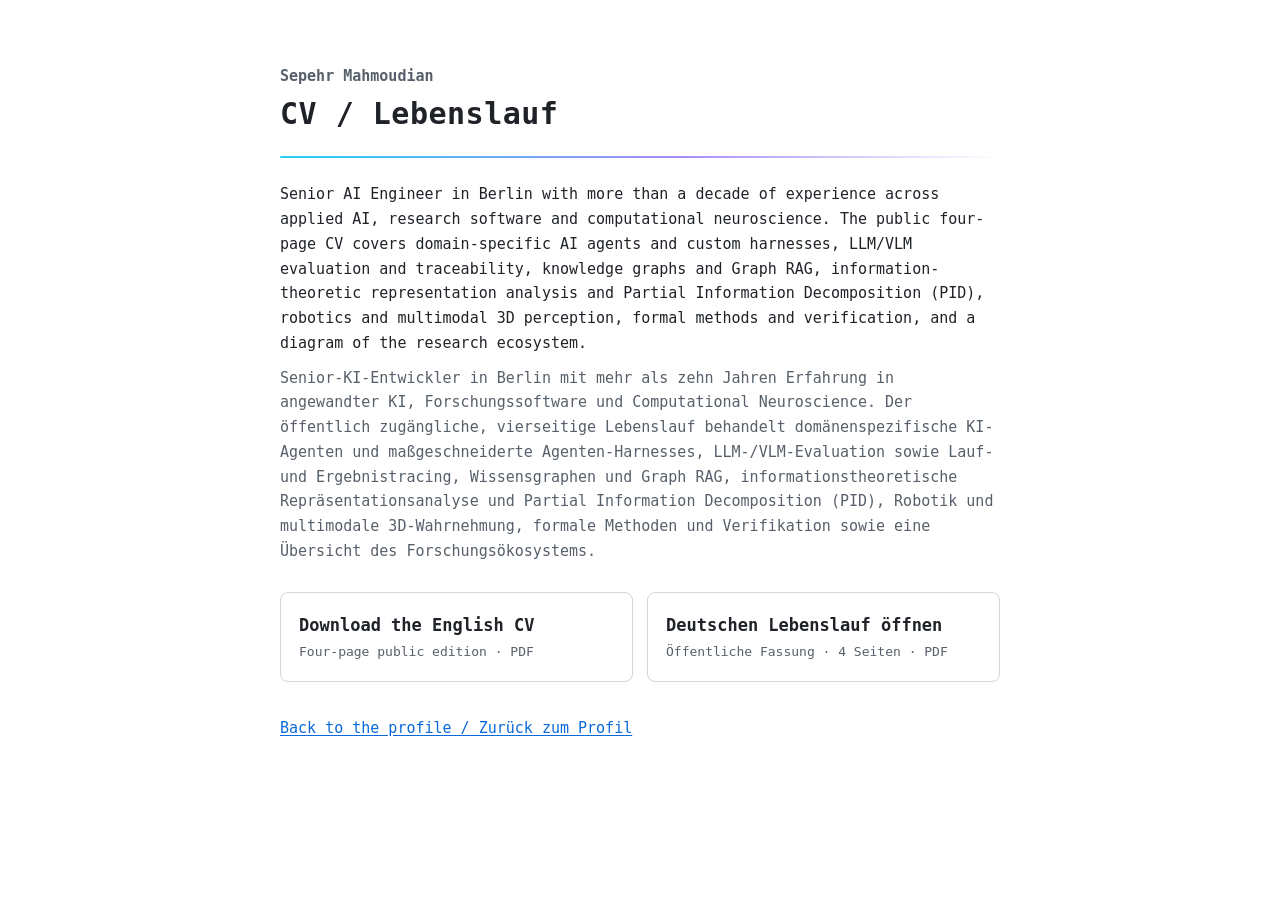
<file: docs/cv/index.html>
<!DOCTYPE html>
<html lang="en">
<head>
<meta charset="utf-8">
<meta name="viewport" content="width=device-width, initial-scale=1">
<title>Sepehr Mahmoudian CV / Lebenslauf — Senior AI Engineer, Berlin</title>
<meta name="description" content="Download Sepehr Mahmoudian's English CV or German Lebenslauf: domain-specific AI agent harnesses, LLM/VLM evaluation and research software.">
<meta name="author" content="Sepehr Mahmoudian">
<meta name="robots" content="index, follow, max-snippet:-1, max-image-preview:large, max-video-preview:-1">
<link rel="canonical" href="https://sepahead.github.io/sepahead/cv/">
<link rel="icon" href="https://github.com/sepahead.png">
<link rel="sitemap" type="application/xml" href="https://sepahead.github.io/sepahead/sitemap.xml">

<!-- Open Graph -->
<meta property="og:type" content="website">
<meta property="og:site_name" content="Sepehr Mahmoudian">
<meta property="og:locale" content="en_US">
<meta property="og:locale:alternate" content="de_DE">
<meta property="og:title" content="Sepehr Mahmoudian CV / Lebenslauf — Senior AI Engineer, Berlin">
<meta property="og:description" content="Public four-page CV editions covering domain-specific AI agent harnesses, LLM/VLM evaluation, computational neuroscience and multimodal 3D perception.">
<meta property="og:url" content="https://sepahead.github.io/sepahead/cv/">
<meta property="og:image" content="https://github.com/sepahead.png">
<meta property="og:image:alt" content="GitHub avatar of Sepehr Mahmoudian (@sepahead)">

<!-- Twitter -->
<meta name="twitter:card" content="summary">
<meta name="twitter:creator" content="@SepAhead">
<meta name="twitter:title" content="Sepehr Mahmoudian CV / Lebenslauf — Senior AI Engineer, Berlin">
<meta name="twitter:description" content="Public English CV and German Lebenslauf covering domain-specific AI agent harnesses, LLM/VLM evaluation and research software.">
<meta name="twitter:image" content="https://github.com/sepahead.png">
<meta name="twitter:image:alt" content="GitHub avatar of Sepehr Mahmoudian (@sepahead)">

<script type="application/ld+json">
{
  "@context": "https://schema.org",
  "@graph": [
    {
      "@type": "CollectionPage",
      "@id": "https://sepahead.github.io/sepahead/cv/#cv-page",
      "url": "https://sepahead.github.io/sepahead/cv/",
      "name": "Sepehr Mahmoudian CV / Lebenslauf",
      "description": "Public four-page English and German curriculum vitae editions covering domain-specific AI agents and custom harnesses, LLM/VLM evaluation and research software.",
      "inLanguage": ["en", "de"],
      "isPartOf": { "@id": "https://sepahead.github.io/sepahead/#website" },
      "about": { "@id": "https://sepahead.github.io/sepahead/#person" },
      "hasPart": [
        { "@id": "https://sepahead.github.io/sepahead/cv/Sepehr_Mahmoudian_CV_EN.pdf#document" },
        { "@id": "https://sepahead.github.io/sepahead/cv/Sepehr_Mahmoudian_CV_DE.pdf#document" }
      ]
    },
    {
      "@type": "DigitalDocument",
      "@id": "https://sepahead.github.io/sepahead/cv/Sepehr_Mahmoudian_CV_EN.pdf#document",
      "url": "https://sepahead.github.io/sepahead/cv/Sepehr_Mahmoudian_CV_EN.pdf",
      "name": "Sepehr Mahmoudian — English Curriculum Vitae",
      "description": "Public four-page English CV for Sepehr Mahmoudian, Senior AI Engineer in Berlin.",
      "inLanguage": "en",
      "encodingFormat": "application/pdf",
      "author": { "@id": "https://sepahead.github.io/sepahead/#person" },
      "about": { "@id": "https://sepahead.github.io/sepahead/#person" },
      "isPartOf": { "@id": "https://sepahead.github.io/sepahead/cv/#cv-page" }
    },
    {
      "@type": "DigitalDocument",
      "@id": "https://sepahead.github.io/sepahead/cv/Sepehr_Mahmoudian_CV_DE.pdf#document",
      "url": "https://sepahead.github.io/sepahead/cv/Sepehr_Mahmoudian_CV_DE.pdf",
      "name": "Sepehr Mahmoudian — Deutscher Lebenslauf",
      "description": "Öffentlicher vierseitiger Lebenslauf von Sepehr Mahmoudian, Senior-KI-Entwickler in Berlin.",
      "inLanguage": "de",
      "encodingFormat": "application/pdf",
      "author": { "@id": "https://sepahead.github.io/sepahead/#person" },
      "about": { "@id": "https://sepahead.github.io/sepahead/#person" },
      "isPartOf": { "@id": "https://sepahead.github.io/sepahead/cv/#cv-page" }
    }
  ]
}
</script>
<style>
  :root { color-scheme: dark light; }
  * { box-sizing: border-box; }
  body {
    margin: 0;
    padding: 64px 22px 96px;
    background: #0d1117;
    color: #c9d1d9;
    font: 15px/1.65 ui-monospace, SFMono-Regular, Menlo, Consolas, monospace;
    -webkit-font-smoothing: antialiased;
  }
  main { max-width: 720px; margin: 0 auto; }
  h1 { margin: 0 0 4px; font-size: 30px; letter-spacing: .5px; }
  .role { color: #a78bfa; font-weight: 600; }
  .accent {
    height: 2px;
    margin: 18px 0 24px;
    border-radius: 2px;
    background: linear-gradient(90deg, #22d3ee, #a78bfa 55%, rgba(167,139,250,0));
  }
  .profile-copy { margin: 20px 0 0; }
  .profile-copy p { margin: 10px 0; }
  .profile-copy [lang="de"] { color: #a5adb7; }
  .choices { display: grid; grid-template-columns: repeat(2, minmax(0, 1fr)); gap: 14px; margin: 28px 0; }
  .choice {
    display: block;
    padding: 18px;
    border: 1px solid #30363d;
    border-radius: 8px;
    color: #22d3ee;
    text-decoration: none;
  }
  .choice:hover { border-color: #22d3ee; }
  .choice strong { display: block; color: #c9d1d9; font-size: 17px; }
  .choice span { color: #8b949e; font-size: 13px; }
  a { color: #22d3ee; text-underline-offset: .16em; }
  a:focus-visible { outline: 2px solid #fbbf24; outline-offset: 3px; border-radius: 3px; }
  .back { margin-top: 34px; }
  @media (max-width: 560px) { .choices { grid-template-columns: 1fr; } }
  @media (prefers-color-scheme: light) {
    body { background: #fff; color: #1f2328; }
    .role, .choice span, .profile-copy [lang="de"] { color: #57606a; }
    .choice { border-color: #d0d7de; color: #0969da; }
    .choice:hover { border-color: #0969da; }
    .choice strong { color: #1f2328; }
    a { color: #0969da; }
    a:focus-visible { outline-color: #8250df; }
  }
</style>
</head>
<body>
<main>
  <div class="role">Sepehr Mahmoudian</div>
  <h1>CV / Lebenslauf</h1>
  <div class="accent" aria-hidden="true"></div>
  <div class="profile-copy">
    <p>Senior AI Engineer in Berlin with more than a decade of experience across applied AI, research software and computational neuroscience. The public four-page CV covers domain-specific AI agents and custom harnesses, LLM/VLM evaluation and traceability, knowledge graphs and Graph RAG, information-theoretic representation analysis and Partial Information Decomposition (PID), robotics and multimodal 3D perception, formal methods and verification, and a diagram of the research ecosystem.</p>
    <p lang="de">Senior-KI-Entwickler in Berlin mit mehr als zehn Jahren Erfahrung in angewandter KI, Forschungssoftware und Computational Neuroscience. Der öffentlich zugängliche, vierseitige Lebenslauf behandelt domänenspezifische KI-Agenten und maßgeschneiderte Agenten-Harnesses, LLM-/VLM-Evaluation sowie Lauf- und Ergebnistracing, Wissensgraphen und Graph RAG, informationstheoretische Repräsentationsanalyse und Partial Information Decomposition (PID), Robotik und multimodale 3D-Wahrnehmung, formale Methoden und Verifikation sowie eine Übersicht des Forschungsökosystems.</p>
  </div>
  <div class="choices">
    <a class="choice" href="https://sepahead.github.io/sepahead/cv/Sepehr_Mahmoudian_CV_EN.pdf" type="application/pdf" hreflang="en" lang="en">
      <strong>Download the English CV</strong>
      <span>Four-page public edition · PDF</span>
    </a>
    <a class="choice" href="https://sepahead.github.io/sepahead/cv/Sepehr_Mahmoudian_CV_DE.pdf" type="application/pdf" hreflang="de" lang="de">
      <strong>Deutschen Lebenslauf öffnen</strong>
      <span>Öffentliche Fassung · 4 Seiten · PDF</span>
    </a>
  </div>
  <p class="back"><a href="../">Back to the profile / Zurück zum Profil</a></p>
</main>
</body>
</html>
</file>
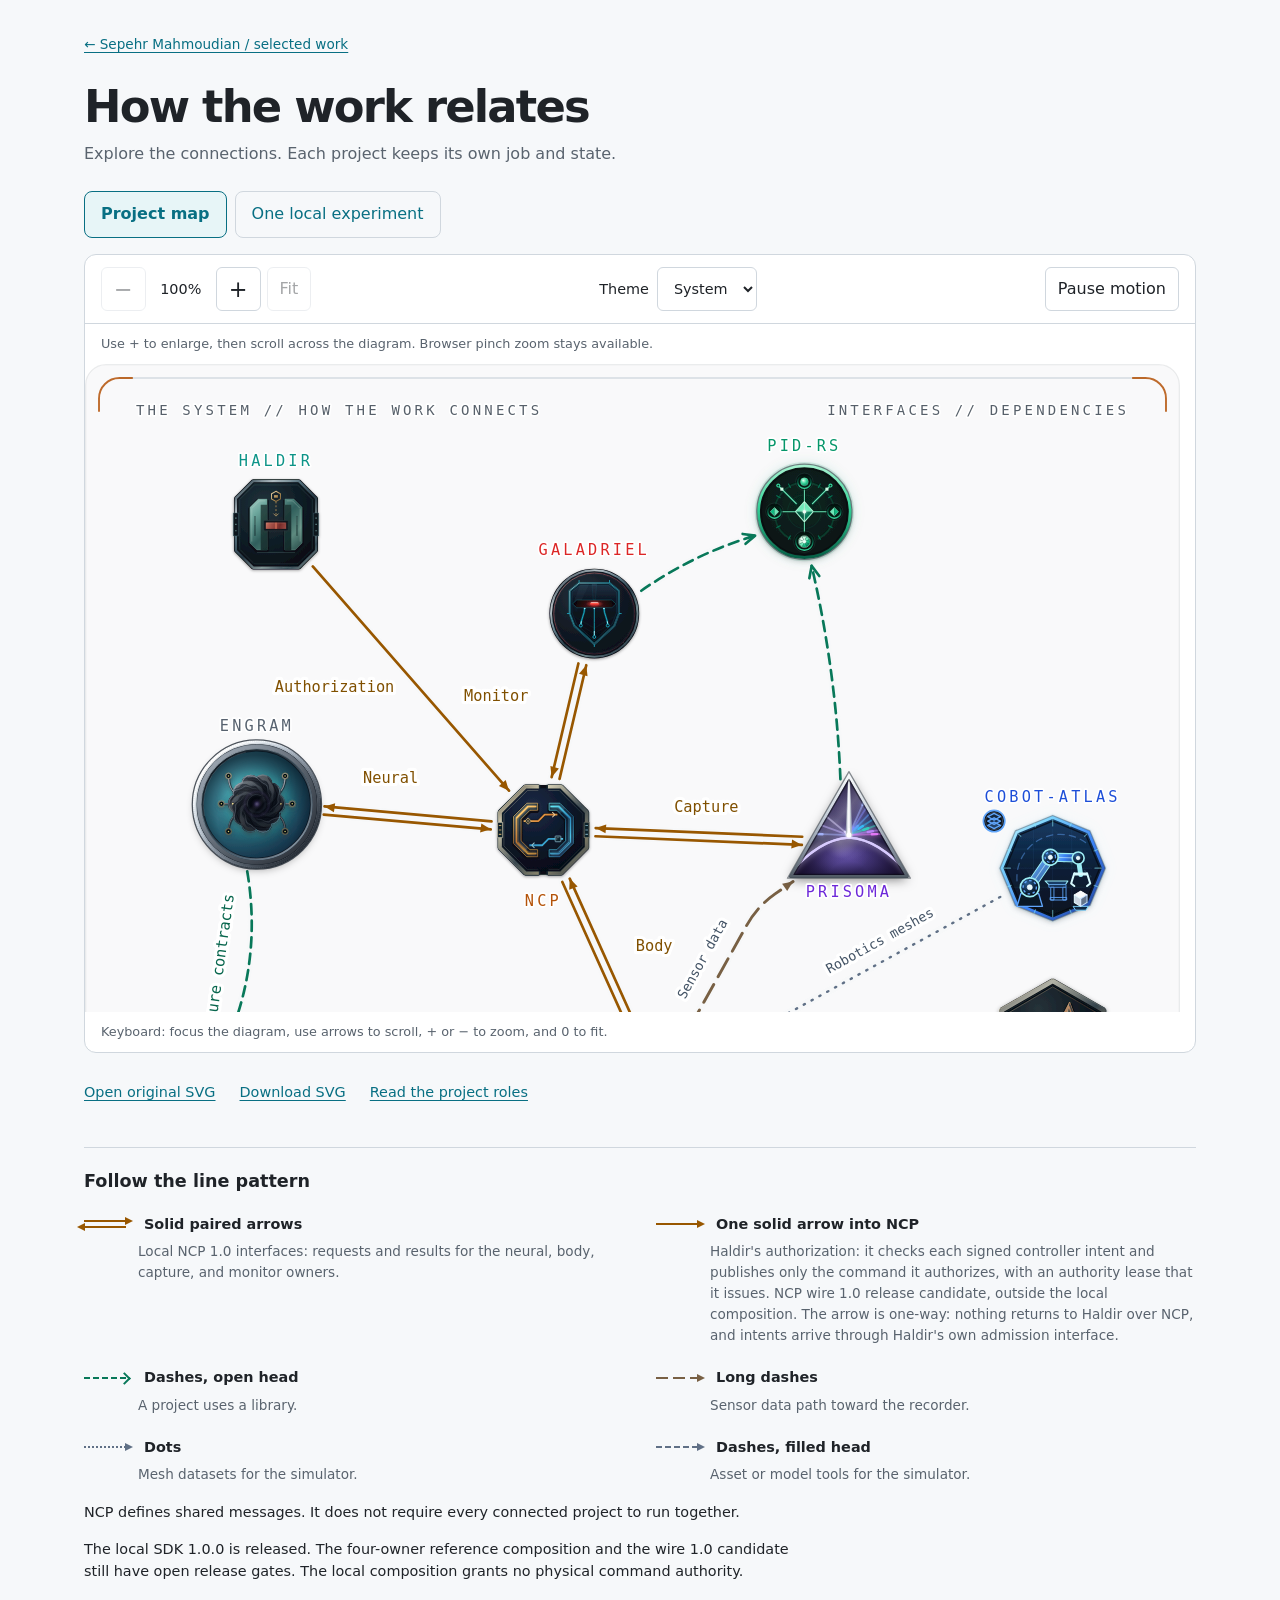
<file: docs/diagrams/index.html>
<!doctype html>
<html lang="en">
<head>
  <meta charset="utf-8">
  <meta name="viewport" content="width=device-width, initial-scale=1">
  <meta name="color-scheme" content="light dark">
  <meta name="description" content="Explore how NCP, CREBAIN, Prisoma, Galadriel, Engram, and related projects connect. Zoom the vector diagrams and read their separate roles.">
  <meta http-equiv="Content-Security-Policy" content="default-src 'self'; img-src 'self'; script-src 'self'; style-src 'self'; object-src 'none'; base-uri 'none'">
  <link rel="canonical" href="https://sepahead.github.io/sepahead/diagrams/">
  <link rel="stylesheet" href="viewer.css">
  <title>How the work relates · Sepehr Mahmoudian</title>
  <script type="module" src="viewer.mjs"></script>
</head>
<body>
  <main>
    <header>
      <a class="back" href="../#work-ncp">← Sepehr Mahmoudian / selected work</a>
      <h1>How the work relates</h1>
      <p>Explore the connections. Each project keeps its own job and state.</p>
    </header>
    <nav class="views" aria-label="Diagram">
      <a href="./" data-view="ecosystem" aria-current="page">Project map</a>
      <a href="?view=local" data-view="local">One local experiment</a>
    </nav>
    <section class="workspace" aria-label="Vector diagram viewer">
      <div class="toolbar" aria-label="Diagram controls">
        <div class="zoom-controls">
          <button id="zoom-out" type="button" aria-label="Zoom out" disabled>−</button>
          <output id="zoom-value" aria-live="polite" aria-atomic="true">100%</output>
          <button id="zoom-in" type="button" aria-label="Zoom in" disabled>+</button>
          <button id="fit" type="button" disabled>Fit</button>
        </div>
        <label class="theme">Theme
          <select id="theme" disabled>
            <option value="auto">System</option>
            <option value="light">Light</option>
            <option value="dark">Dark</option>
          </select>
        </label>
        <button id="motion" type="button" aria-pressed="false" disabled>Pause motion</button>
      </div>
      <p class="hint" id="instructions">Use + to enlarge, then scroll across the diagram. Browser pinch zoom stays available.</p>
      <p class="hint" id="load-error" role="status" hidden>The diagram could not load. <a id="raw-fallback" href="https://raw.githubusercontent.com/sepahead/sepahead/main/assets/work-graph-light.svg">Open the SVG from GitHub</a>.</p>
      <div id="viewport" tabindex="0" role="region" aria-label="Scrollable diagram" aria-describedby="instructions keyboard-help">
        <picture id="diagram-picture">
          <source id="still-dark-source" media="(prefers-reduced-motion: reduce) and (prefers-color-scheme: dark)" srcset="work-graph-still-dark.svg">
          <source id="still-source" media="(prefers-reduced-motion: reduce)" srcset="work-graph-still-light.svg">
          <source id="dark-source" media="(prefers-color-scheme: dark)" srcset="work-graph-dark.svg">
          <img id="diagram" src="work-graph-light.svg" width="820" height="977" draggable="false" alt="NCP connects Engram, CREBAIN, Prisoma, and Galadriel through separate local interfaces. Haldir has a separate pinned interface. Libraries, assets, and perception tools use distinct line patterns. The projects are not a required bundle.">
        </picture>
      </div>
      <p class="keyboard" id="keyboard-help">Keyboard: focus the diagram, use arrows to scroll, + or − to zoom, and 0 to fit.</p>
    </section>
    <div class="source-links">
      <a id="open-svg" href="work-graph-light.svg">Open original SVG</a>
      <a id="download-svg" href="work-graph-light.svg" download>Download SVG</a>
      <a href="https://github.com/sepahead/sepahead#how-the-work-relates">Read the project roles</a>
    </div>
    <noscript><p>Zoom controls need JavaScript. Open an original SVG: <a href="work-graph-light.svg">project map, light</a> · <a href="work-graph-dark.svg">dark</a> · <a href="work-graph-local-light.svg">local experiment, light</a> · <a href="work-graph-local-dark.svg">dark</a>.</p></noscript>
    <aside class="reading-guide" aria-label="Reading the connections">
      <h2>Follow the line pattern</h2>
      <dl>
        <div><dt><span class="line protocol" aria-hidden="true"></span>Solid paired arrows</dt><dd>Local NCP 1.0 interfaces: requests and results for the neural, body, capture, and monitor owners.</dd></div>
        <div><dt><span class="line contract" aria-hidden="true"></span>One solid arrow into NCP</dt><dd>Haldir's authorization: it checks each signed controller intent and publishes only the command it authorizes, with an authority lease that it issues. NCP wire 1.0 release candidate, outside the local composition. The arrow is one-way: nothing returns to Haldir over NCP, and intents arrive through Haldir's own admission interface.</dd></div>
        <div><dt><span class="line library" aria-hidden="true"></span>Dashes, open head</dt><dd>A project uses a library.</dd></div>
        <div><dt><span class="line environment" aria-hidden="true"></span>Long dashes</dt><dd>Sensor data path toward the recorder.</dd></div>
        <div><dt><span class="line asset" aria-hidden="true"></span>Dots</dt><dd>Mesh datasets for the simulator.</dd></div>
        <div><dt><span class="line tool" aria-hidden="true"></span>Dashes, filled head</dt><dd>Asset or model tools for the simulator.</dd></div>
      </dl>
      <p>NCP defines shared messages. It does not require every connected project to run together.</p>
      <p>The local SDK 1.0.0 is released. The four-owner reference composition and the wire 1.0 candidate still have open release gates. The local composition grants no physical command authority.</p>
    </aside>
  </main>
</body>
</html>
</file>
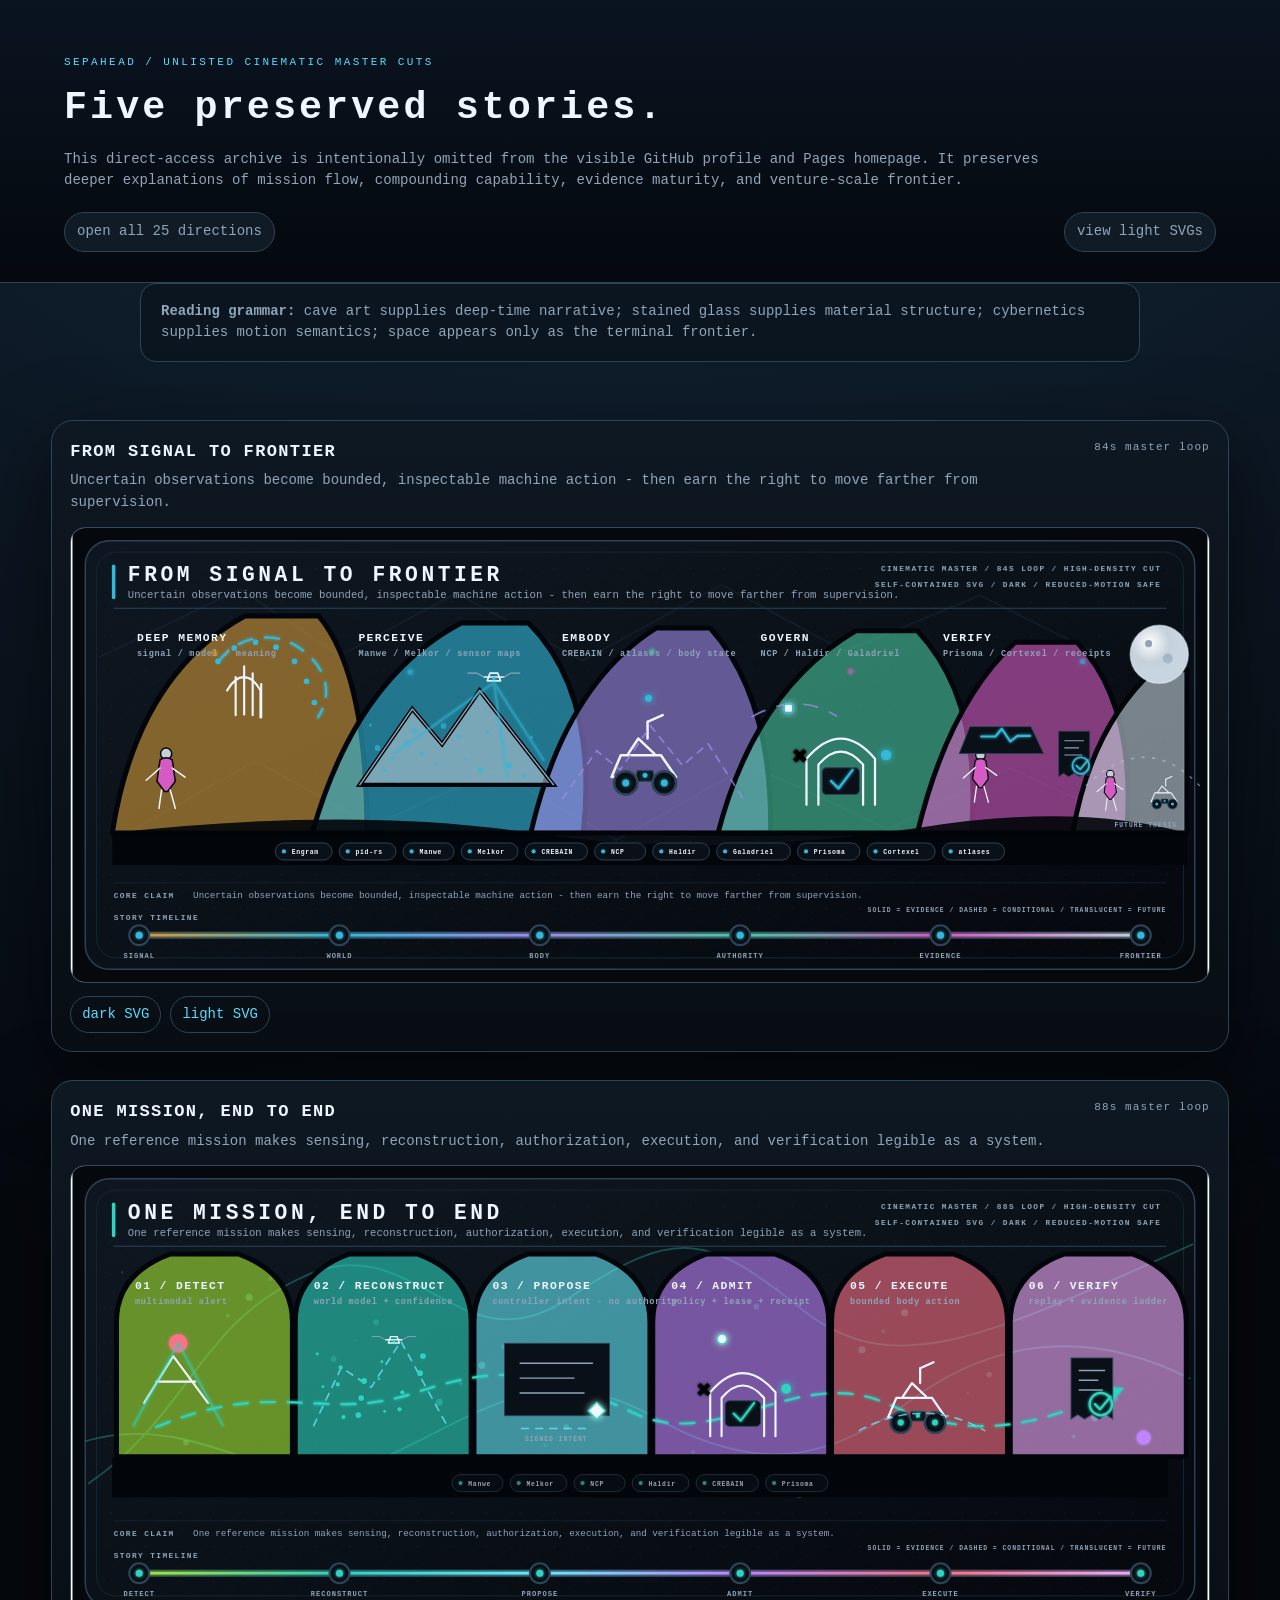
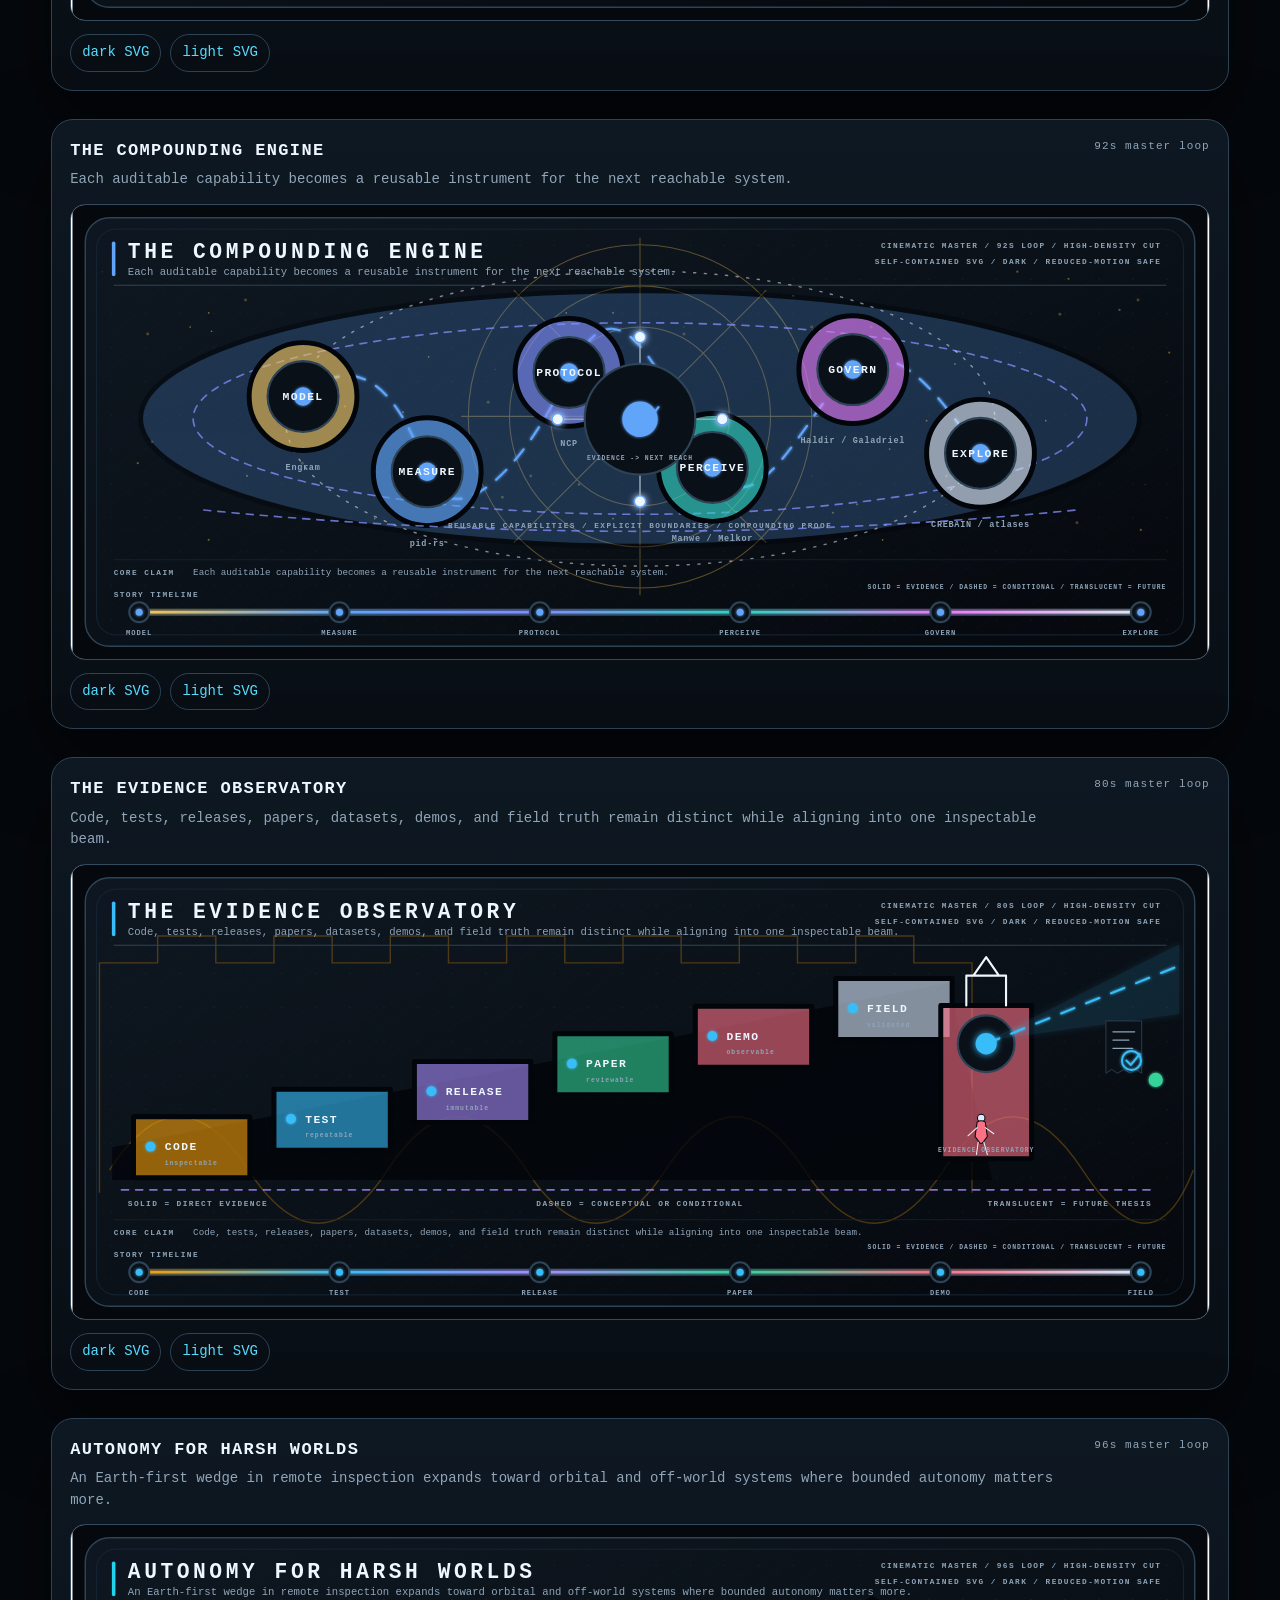
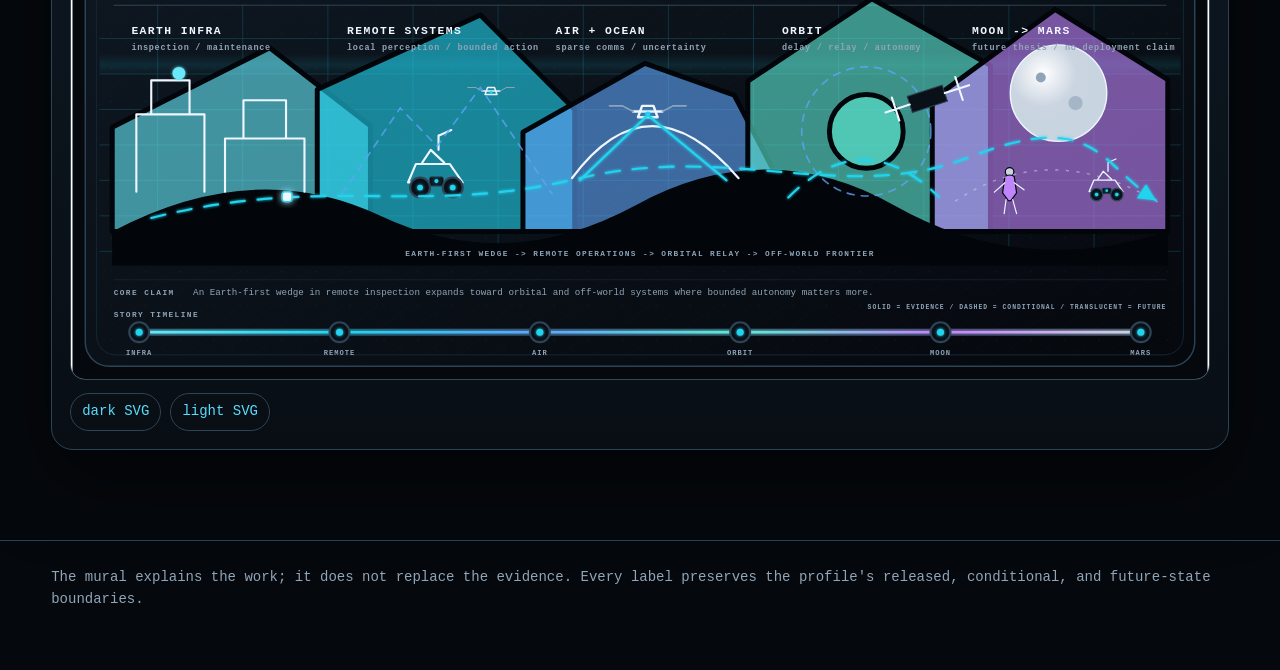
<file: docs/mural/index.html>
<!doctype html><html lang="en"><head><meta charset="utf-8"><meta name="viewport" content="width=device-width,initial-scale=1"><title>SepAhead Cinematic Mural Masters</title><meta name="description" content="Five flagship animated SVG murals explaining a research systems portfolio from signal to frontier."><style>
:root{color-scheme:dark;--bg:#05080d;--surface:#0a1119;--surface2:#101b26;--line:#2d4356;--ink:#eef6ff;--muted:#91a5b8;--cyan:#58dcff;--gold:#f6c453}
*{box-sizing:border-box}html{scroll-behavior:smooth}body{margin:0;background:radial-gradient(circle at 48% -15%,#183148 0,#05080d 43%);color:var(--ink);font:14px/1.55 ui-monospace,SFMono-Regular,Menlo,monospace}
a{color:var(--cyan);text-decoration:none}a:hover{text-decoration:underline;text-underline-offset:.2em}a:focus-visible,button:focus-visible{outline:3px solid var(--gold);outline-offset:3px}
.hero{padding:54px max(22px,5vw) 30px;border-bottom:1px solid var(--line);background:linear-gradient(180deg,#0a1420f2,#05080df2);position:sticky;top:0;z-index:4;backdrop-filter:blur(18px)}
.kicker{color:var(--cyan);letter-spacing:.22em;font-size:11px}.hero h1{margin:8px 0 10px;font-size:clamp(23px,3vw,42px);letter-spacing:.08em}.hero p{color:var(--muted);max-width:980px;margin:0}.controls{display:flex;gap:9px;flex-wrap:wrap;margin-top:20px}.controls+ .controls{margin-top:9px}
button,.pill{border:1px solid var(--line);background:#101b26;color:var(--muted);border-radius:999px;padding:8px 12px;font:inherit;cursor:pointer}.active{background:var(--cyan);border-color:var(--cyan);color:#031018}.theme{margin-left:auto}
main{padding:30px max(18px,4vw) 90px;display:grid;gap:28px}.card{background:linear-gradient(180deg,#0e1822,#080e14);border:1px solid var(--line);border-radius:22px;padding:18px;box-shadow:0 28px 80px #0008}.meta{display:flex;justify-content:space-between;gap:20px;align-items:start;margin-bottom:13px}.meta h2{margin:0 0 5px;font-size:17px;letter-spacing:.08em}.meta p{margin:0;color:var(--muted)}.loop{white-space:nowrap;color:var(--muted);font-size:11px;letter-spacing:.1em}
object,.fallback{display:block;width:100%;aspect-ratio:2.5/1;border:1px solid #344b5f;border-radius:15px;background:#030508}.links{display:flex;gap:9px;flex-wrap:wrap;margin-top:13px}.links a{border:1px solid var(--line);border-radius:999px;padding:7px 11px}.hidden{display:none}
.note{max-width:1000px;margin:0 auto 28px;padding:17px 20px;border:1px solid var(--line);border-radius:16px;background:#0b151f;color:var(--muted)}
footer{padding:26px max(18px,4vw) 60px;color:var(--muted);border-top:1px solid var(--line)}
@media(min-width:1480px){main.grid{grid-template-columns:1fr 1fr}.hero{position:relative}}
@media(max-width:760px){.hero{position:relative;padding-top:34px}.theme{margin-left:0}.meta{display:block}.loop{display:block;margin-top:8px}main{padding-inline:12px}.card{padding:10px;border-radius:15px}.links{padding:0 4px 5px}}
@media(prefers-reduced-motion:reduce){html{scroll-behavior:auto}}
</style></head><body>
<header class="hero"><div class="kicker">SEPAHEAD / UNLISTED CINEMATIC MASTER CUTS</div><h1>Five preserved stories.</h1><p>This direct-access archive is intentionally omitted from the visible GitHub profile and Pages homepage. It preserves deeper explanations of mission flow, compounding capability, evidence maturity, and venture-scale frontier.</p><div class="controls"><a class="pill" href="atlas/">open all 25 directions</a><button class="theme" data-theme>view light SVGs</button></div></header>
<div class="note"><strong>Reading grammar:</strong> cave art supplies deep-time narrative; stained glass supplies material structure; cybernetics supplies motion semantics; space appears only as the terminal frontier.</div><main>
<article class="card">
 <div class="meta"><div><h2>FROM SIGNAL TO FRONTIER</h2><p>Uncertain observations become bounded, inspectable machine action - then earn the right to move farther from supervision.</p></div><span class="loop">84s master loop</span></div>
 <object data="assets/01_from_signal_to_frontier_master__dark.svg" data-dark="assets/01_from_signal_to_frontier_master__dark.svg" data-light="assets/01_from_signal_to_frontier_master__light.svg" type="image/svg+xml" aria-label="FROM SIGNAL TO FRONTIER cinematic master"><img class="fallback" src="previews/01_from_signal_to_frontier_master.png" alt="Static preview of FROM SIGNAL TO FRONTIER"></object>
 <div class="links"><a href="assets/01_from_signal_to_frontier_master__dark.svg">dark SVG</a><a href="assets/01_from_signal_to_frontier_master__light.svg">light SVG</a></div>
</article>
<article class="card">
 <div class="meta"><div><h2>ONE MISSION, END TO END</h2><p>One reference mission makes sensing, reconstruction, authorization, execution, and verification legible as a system.</p></div><span class="loop">88s master loop</span></div>
 <object data="assets/02_one_mission_end_to_end_master__dark.svg" data-dark="assets/02_one_mission_end_to_end_master__dark.svg" data-light="assets/02_one_mission_end_to_end_master__light.svg" type="image/svg+xml" aria-label="ONE MISSION, END TO END cinematic master"><img class="fallback" src="previews/02_one_mission_end_to_end_master.png" alt="Static preview of ONE MISSION, END TO END"></object>
 <div class="links"><a href="assets/02_one_mission_end_to_end_master__dark.svg">dark SVG</a><a href="assets/02_one_mission_end_to_end_master__light.svg">light SVG</a></div>
</article>
<article class="card">
 <div class="meta"><div><h2>THE COMPOUNDING ENGINE</h2><p>Each auditable capability becomes a reusable instrument for the next reachable system.</p></div><span class="loop">92s master loop</span></div>
 <object data="assets/03_compounding_engine_master__dark.svg" data-dark="assets/03_compounding_engine_master__dark.svg" data-light="assets/03_compounding_engine_master__light.svg" type="image/svg+xml" aria-label="THE COMPOUNDING ENGINE cinematic master"><img class="fallback" src="previews/03_compounding_engine_master.png" alt="Static preview of THE COMPOUNDING ENGINE"></object>
 <div class="links"><a href="assets/03_compounding_engine_master__dark.svg">dark SVG</a><a href="assets/03_compounding_engine_master__light.svg">light SVG</a></div>
</article>
<article class="card">
 <div class="meta"><div><h2>THE EVIDENCE OBSERVATORY</h2><p>Code, tests, releases, papers, datasets, demos, and field truth remain distinct while aligning into one inspectable beam.</p></div><span class="loop">80s master loop</span></div>
 <object data="assets/04_evidence_observatory_master__dark.svg" data-dark="assets/04_evidence_observatory_master__dark.svg" data-light="assets/04_evidence_observatory_master__light.svg" type="image/svg+xml" aria-label="THE EVIDENCE OBSERVATORY cinematic master"><img class="fallback" src="previews/04_evidence_observatory_master.png" alt="Static preview of THE EVIDENCE OBSERVATORY"></object>
 <div class="links"><a href="assets/04_evidence_observatory_master__dark.svg">dark SVG</a><a href="assets/04_evidence_observatory_master__light.svg">light SVG</a></div>
</article>
<article class="card">
 <div class="meta"><div><h2>AUTONOMY FOR HARSH WORLDS</h2><p>An Earth-first wedge in remote inspection expands toward orbital and off-world systems where bounded autonomy matters more.</p></div><span class="loop">96s master loop</span></div>
 <object data="assets/05_autonomy_for_harsh_worlds_master__dark.svg" data-dark="assets/05_autonomy_for_harsh_worlds_master__dark.svg" data-light="assets/05_autonomy_for_harsh_worlds_master__light.svg" type="image/svg+xml" aria-label="AUTONOMY FOR HARSH WORLDS cinematic master"><img class="fallback" src="previews/05_autonomy_for_harsh_worlds_master.png" alt="Static preview of AUTONOMY FOR HARSH WORLDS"></object>
 <div class="links"><a href="assets/05_autonomy_for_harsh_worlds_master__dark.svg">dark SVG</a><a href="assets/05_autonomy_for_harsh_worlds_master__light.svg">light SVG</a></div>
</article></main><footer>The mural explains the work; it does not replace the evidence. Every label preserves the profile's released, conditional, and future-state boundaries.</footer><script>
const cards=[...document.querySelectorAll('.card')];let family='all',variant='all',theme='dark';
function apply(){cards.forEach(c=>c.classList.toggle('hidden',!((family==='all'||c.dataset.family===family)&&(variant==='all'||c.dataset.variant===variant))));}
function activate(group,target){document.querySelectorAll(group).forEach(b=>b.classList.remove('active'));target.classList.add('active');}
document.querySelectorAll('[data-family-filter]').forEach(b=>b.onclick=()=>{family=b.dataset.familyFilter;activate('[data-family-filter]',b);apply()});
document.querySelectorAll('[data-variant-filter]').forEach(b=>b.onclick=()=>{variant=b.dataset.variantFilter;activate('[data-variant-filter]',b);apply()});
const themeButton=document.querySelector('[data-theme]');if(themeButton)themeButton.onclick=()=>{theme=theme==='dark'?'light':'dark';themeButton.textContent=theme==='dark'?'view light SVGs':'view dark SVGs';document.querySelectorAll('object[data-dark]').forEach(o=>{o.data=o.dataset[theme]});};
</script></body></html>
</file>
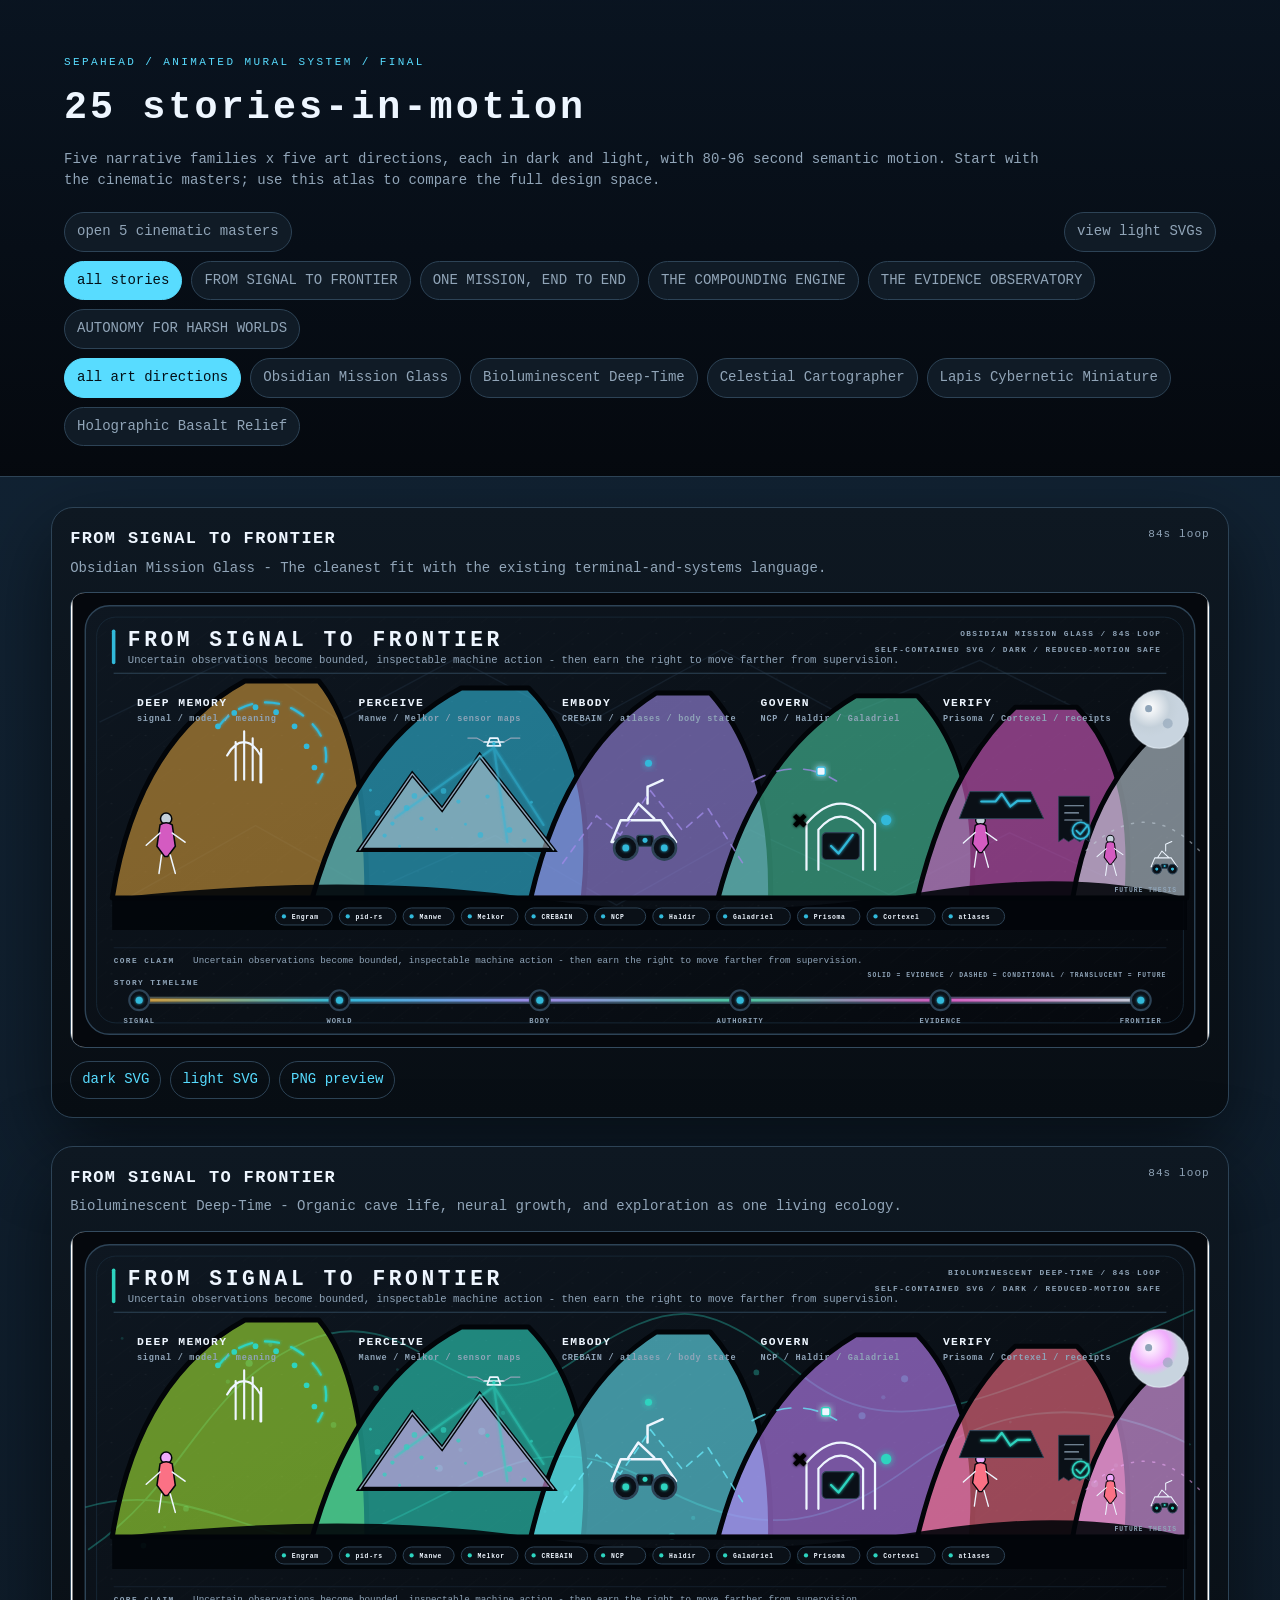
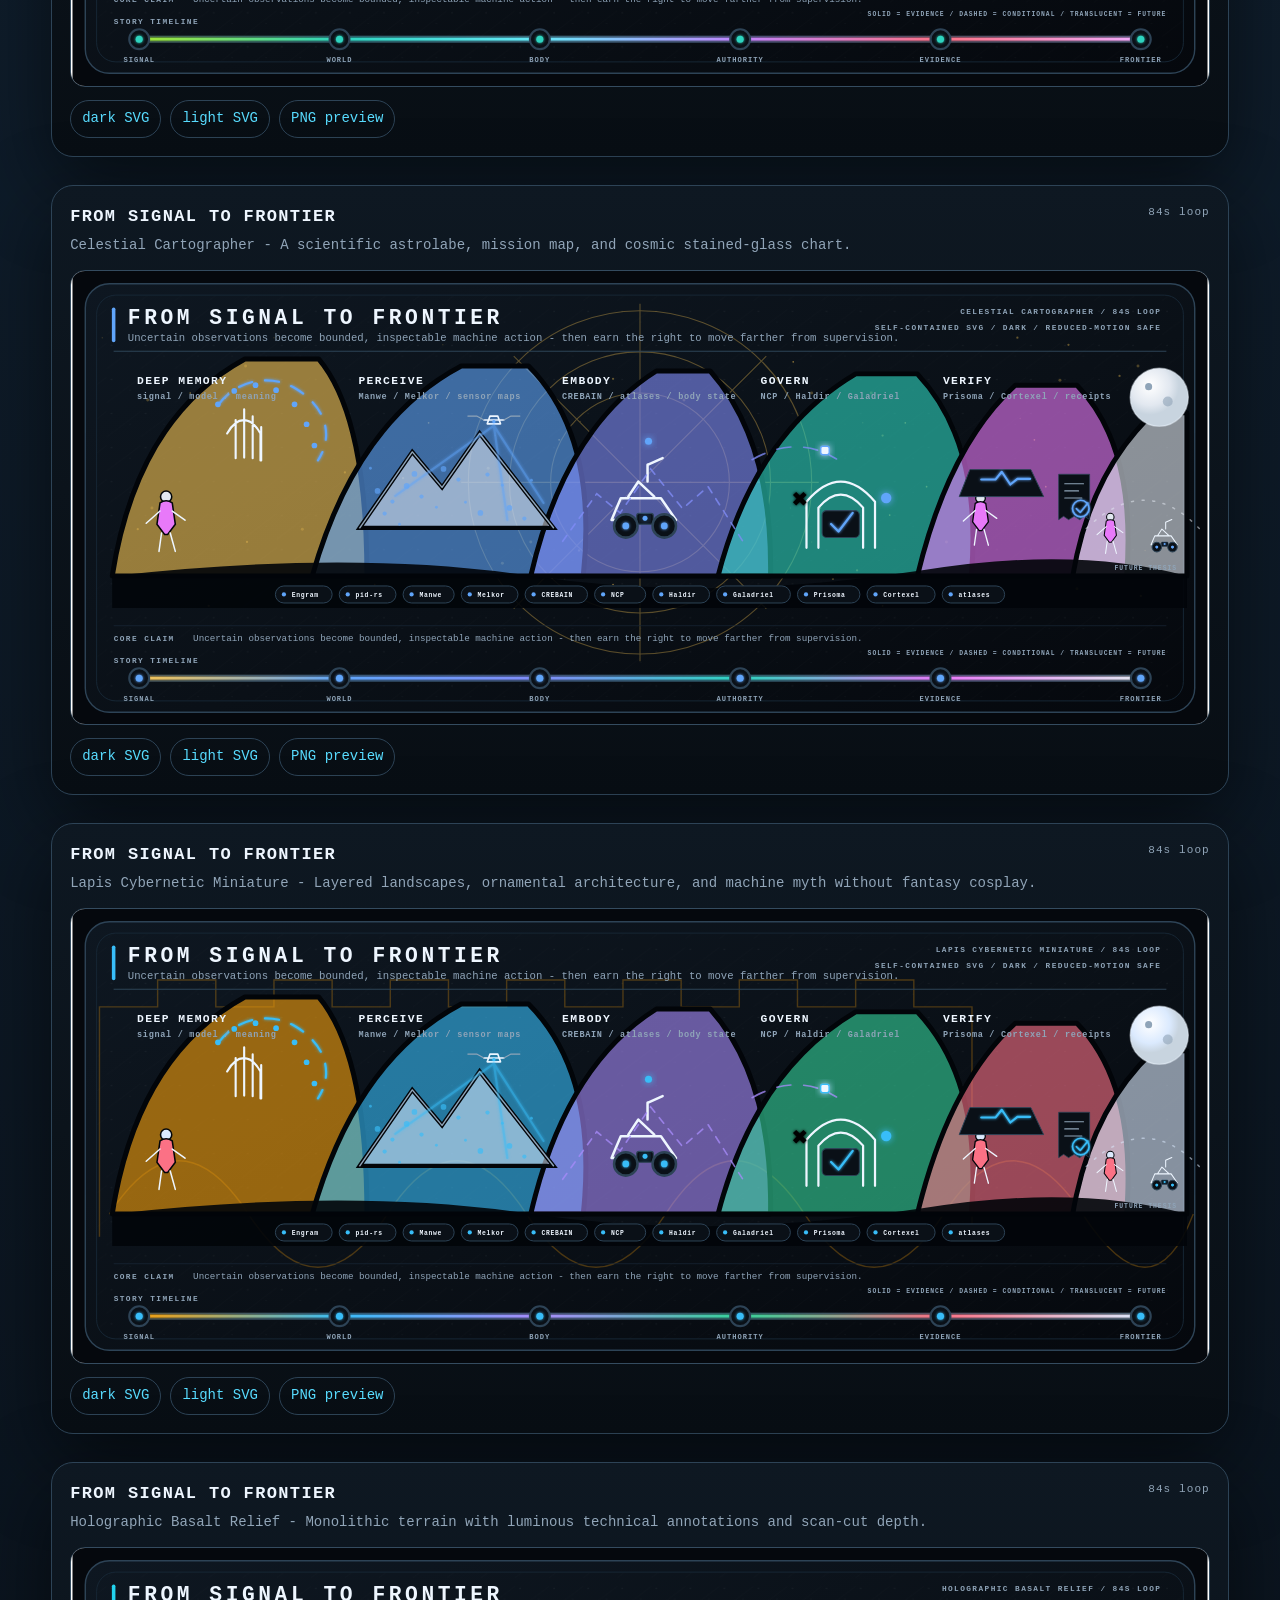
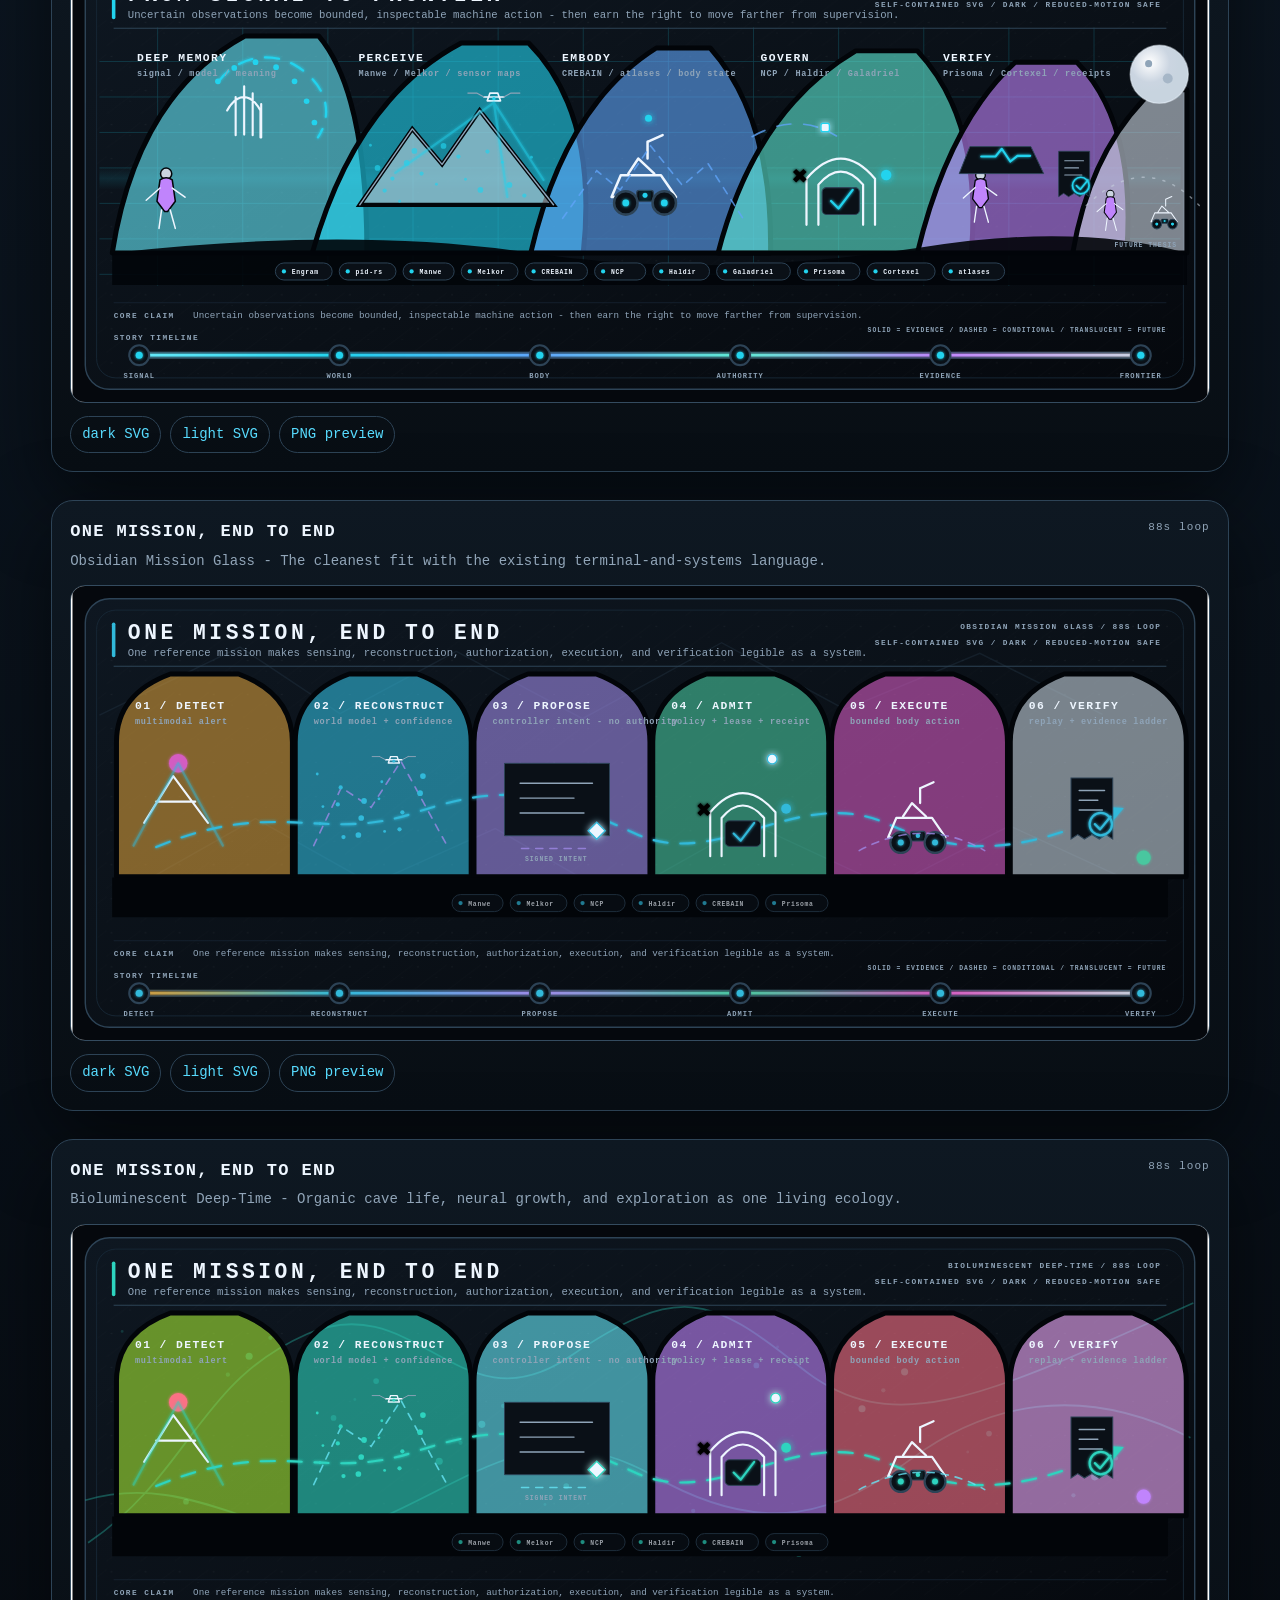
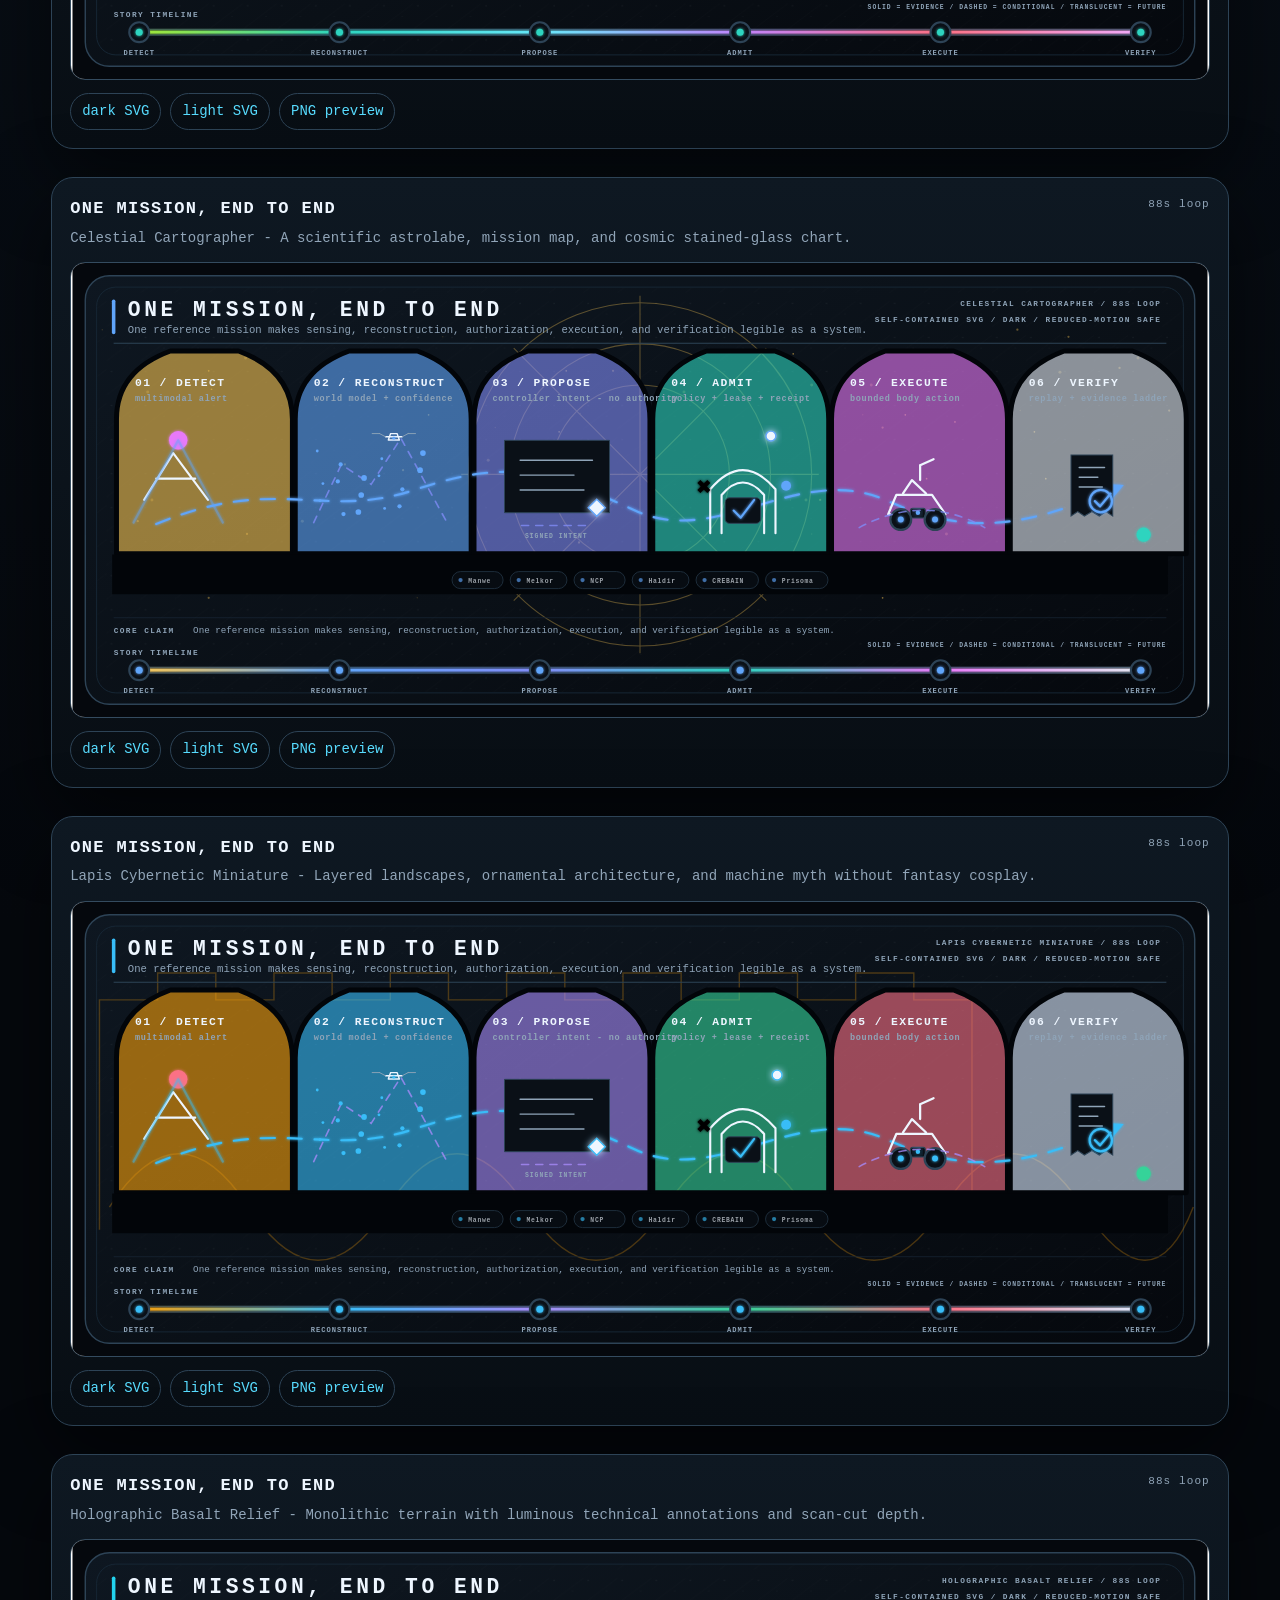
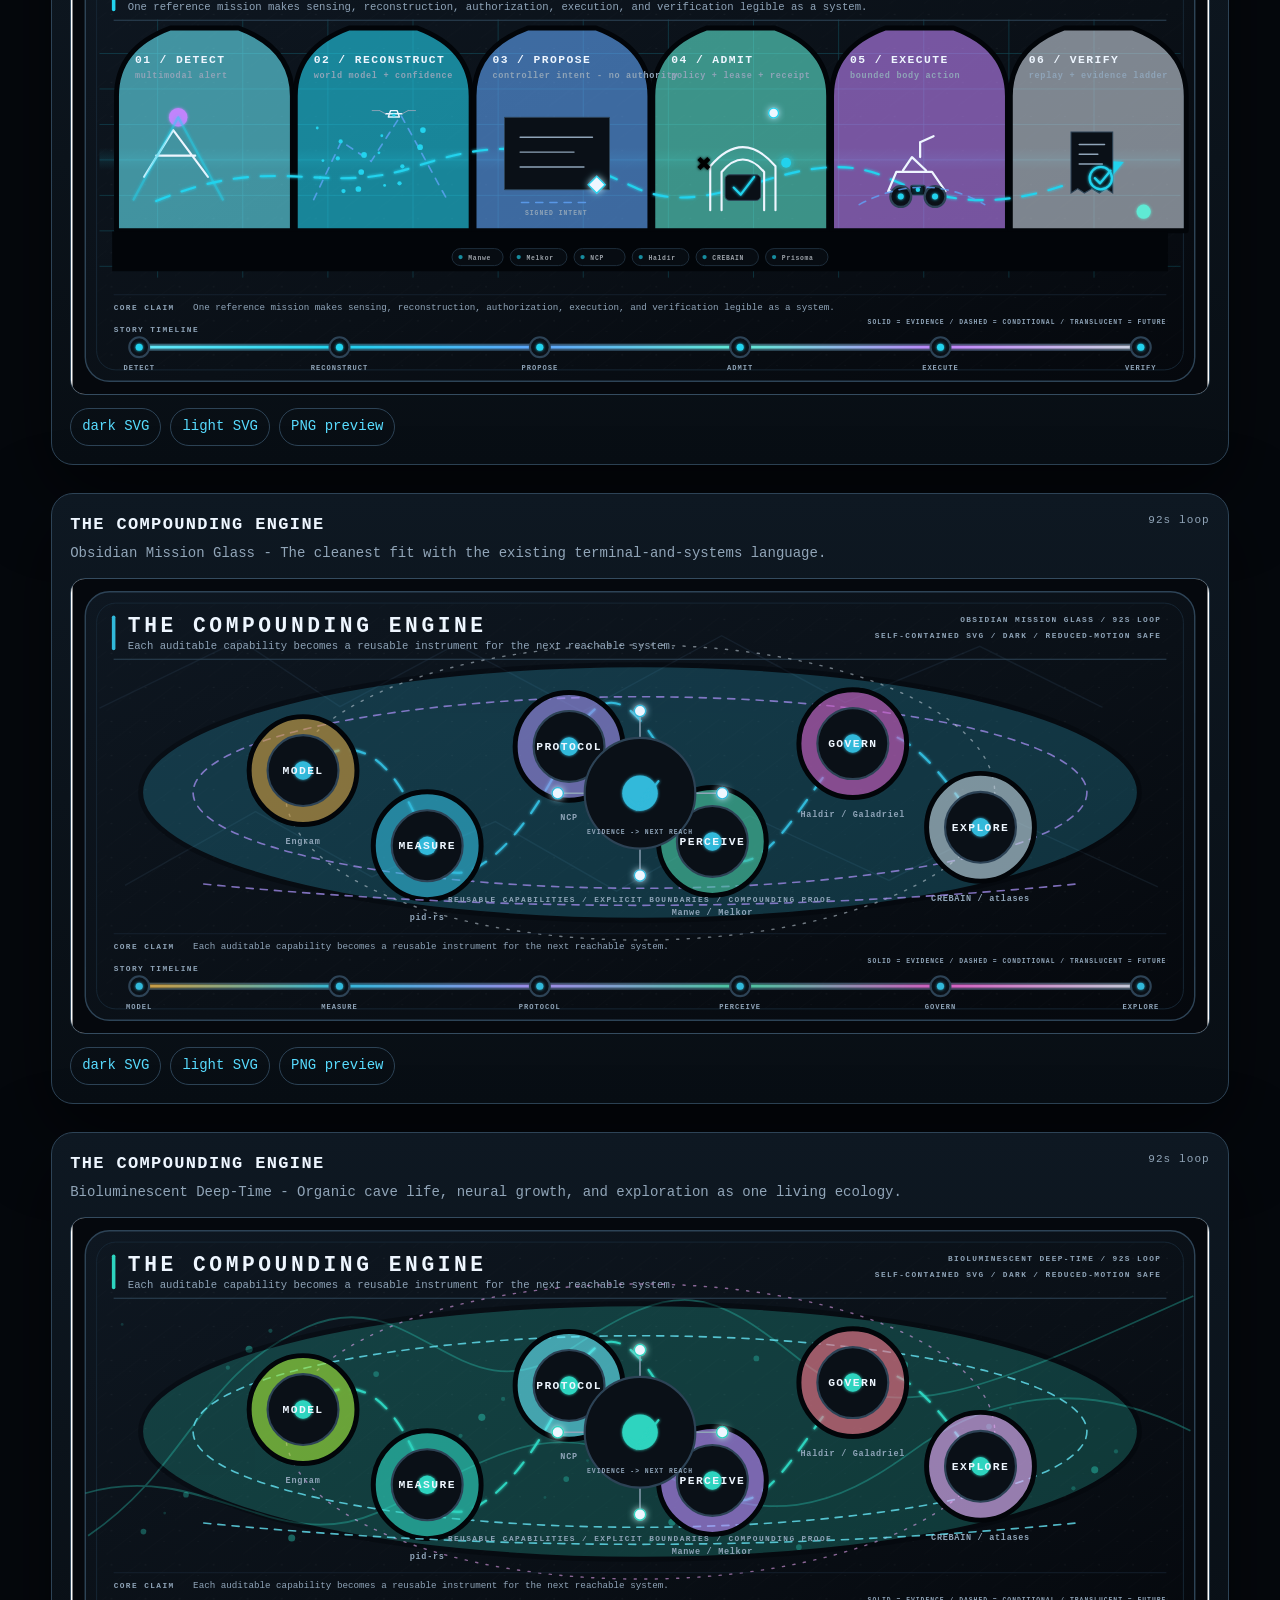
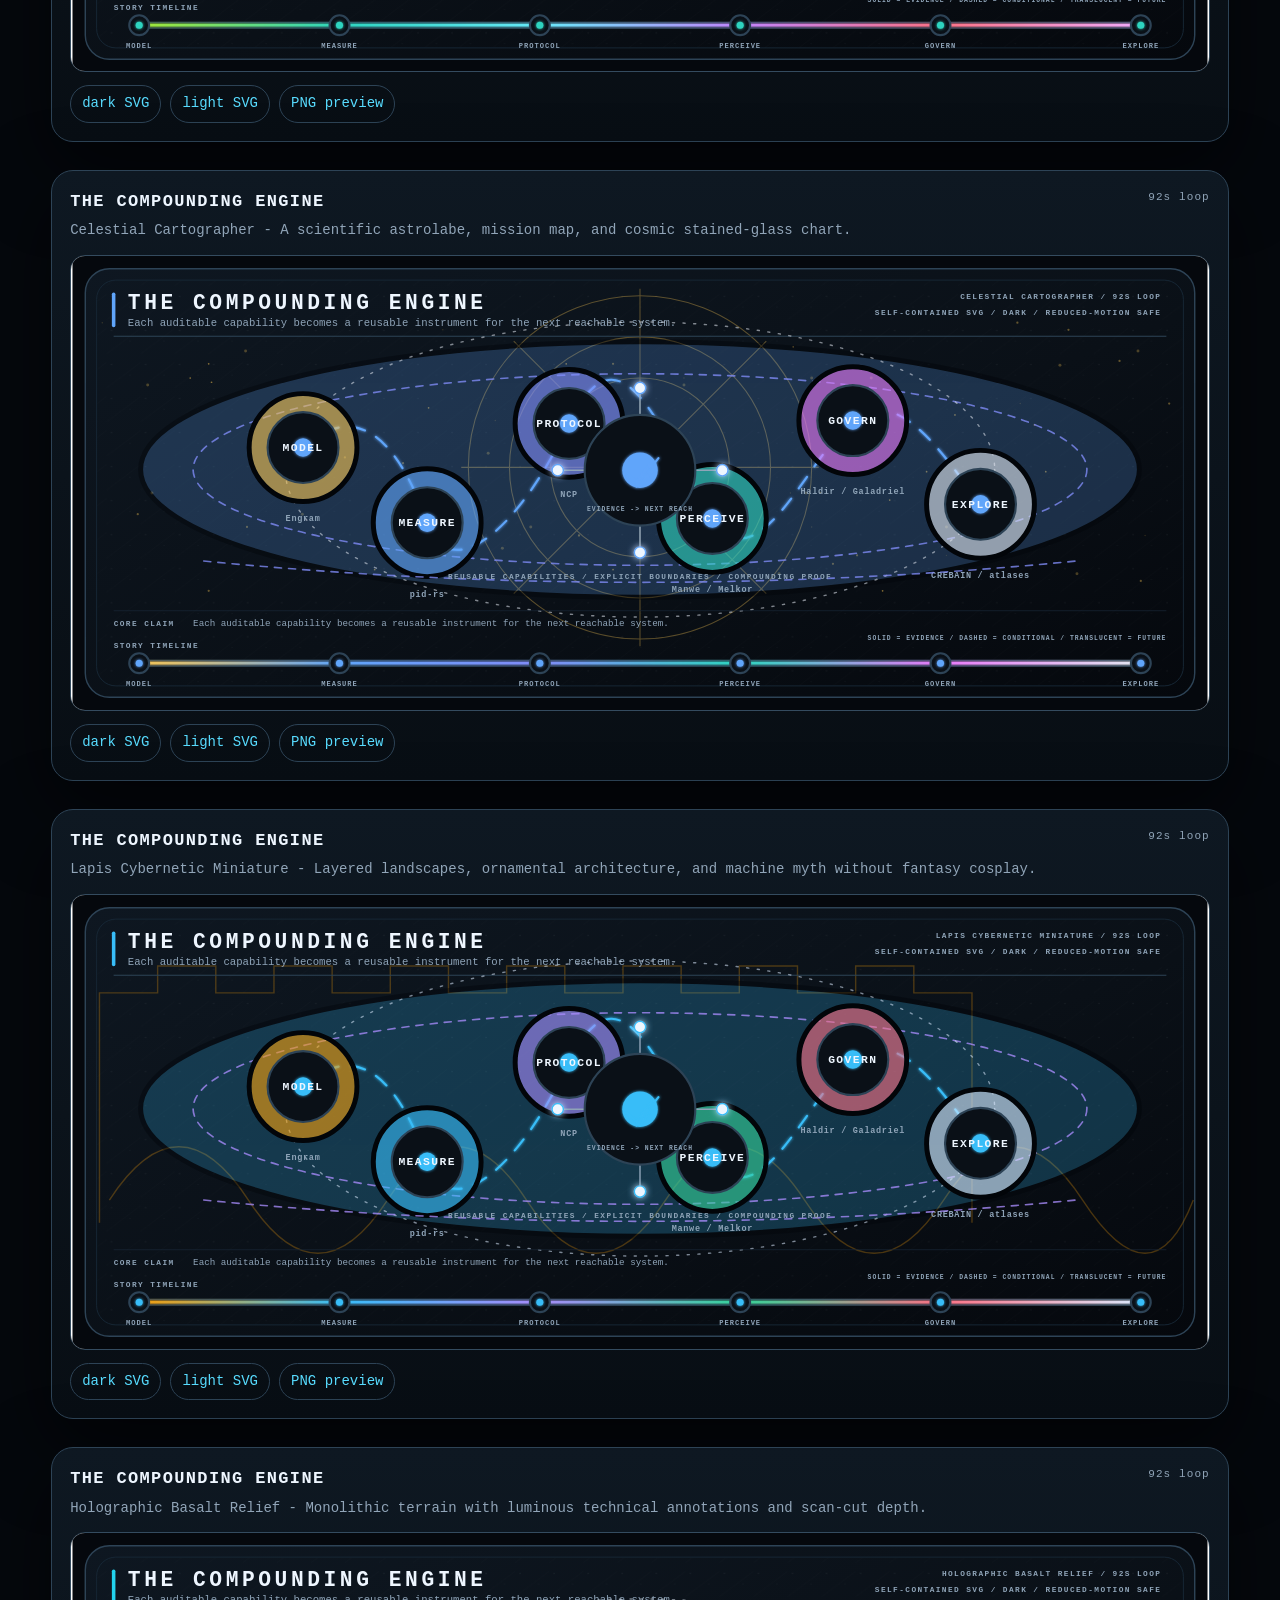
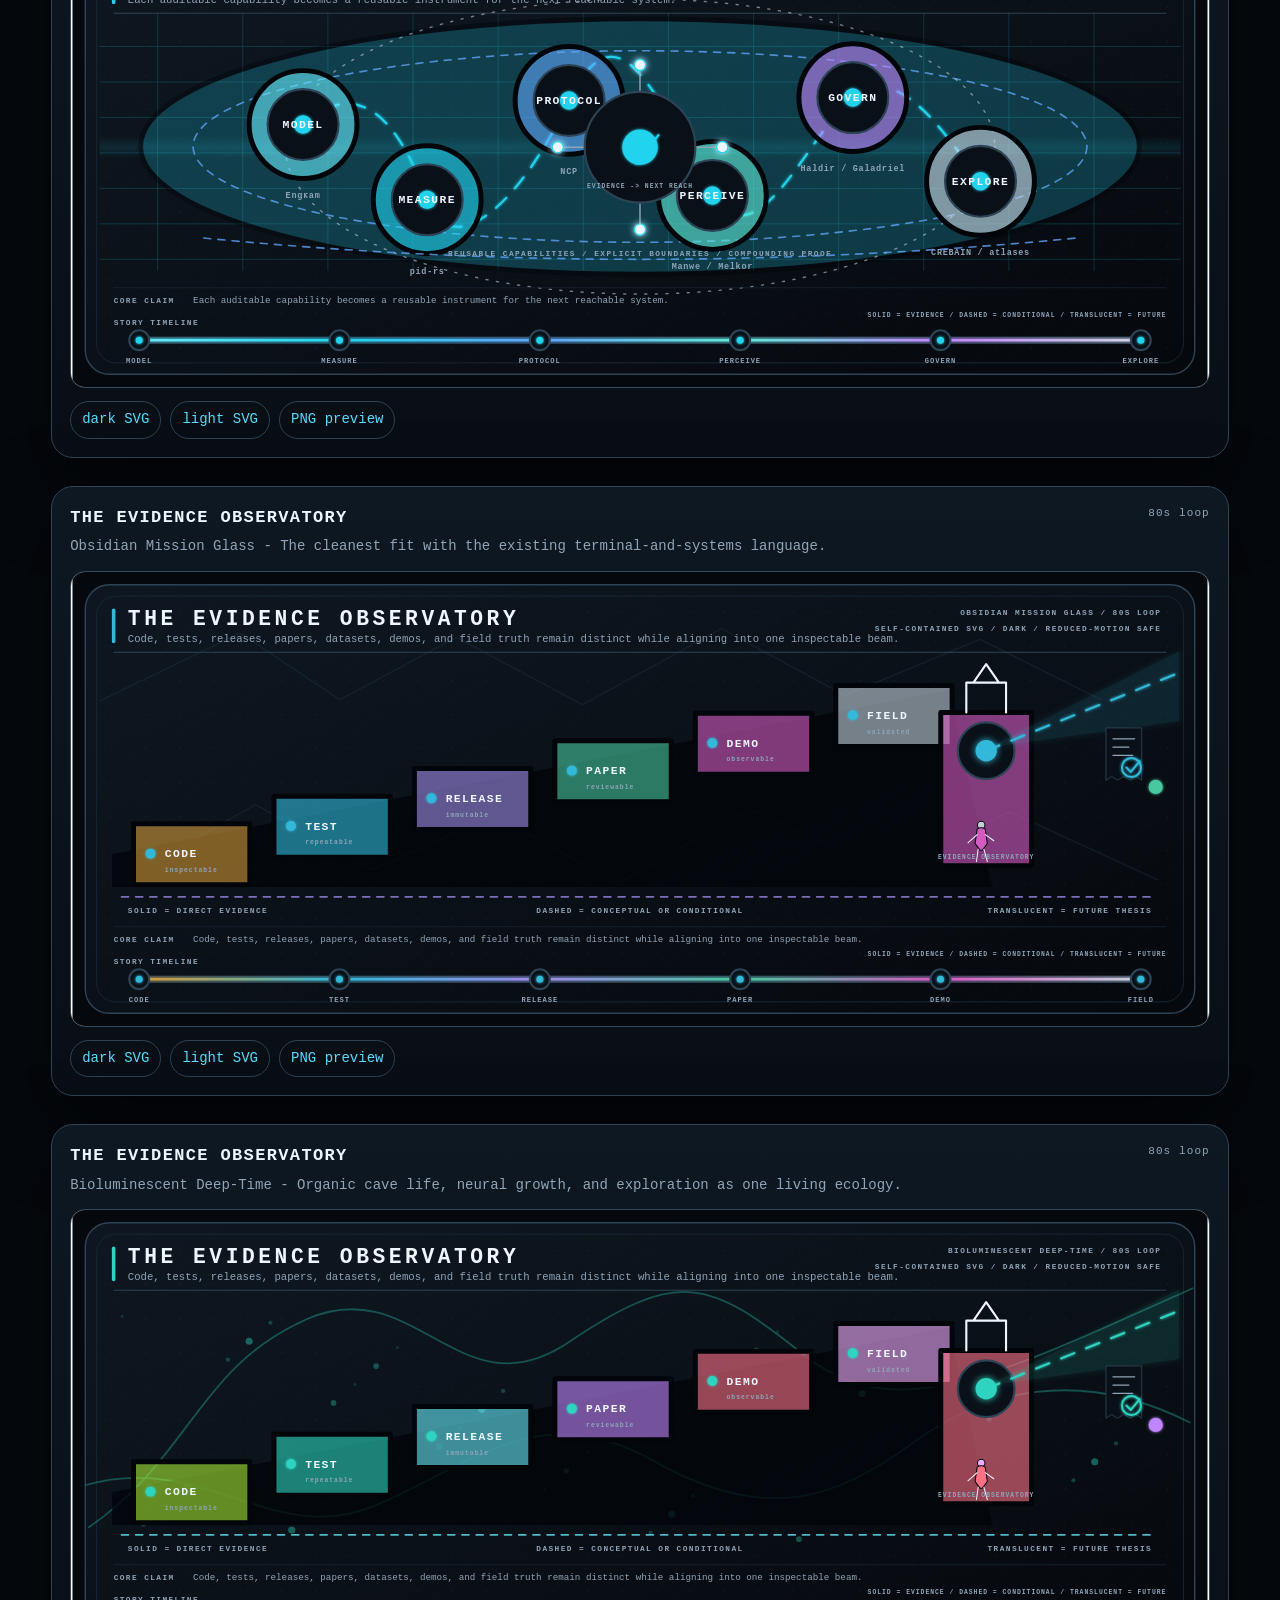
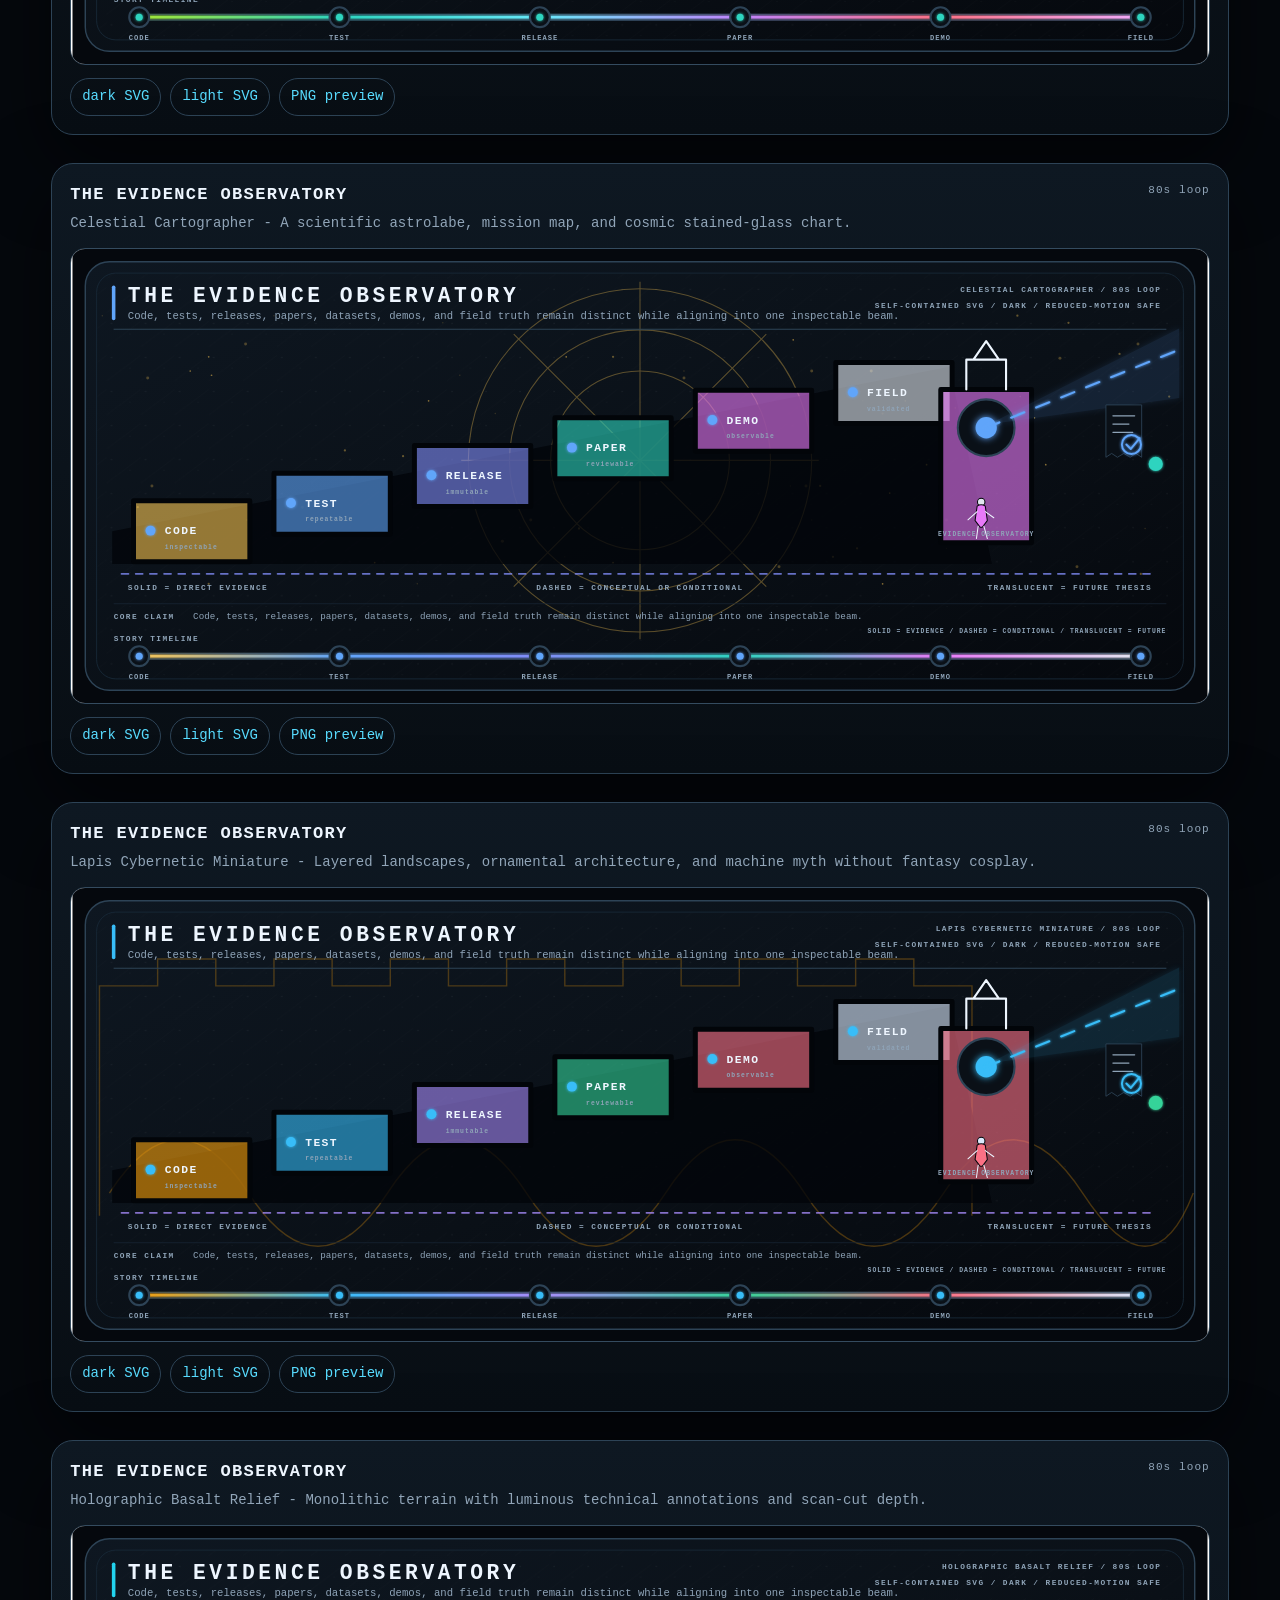
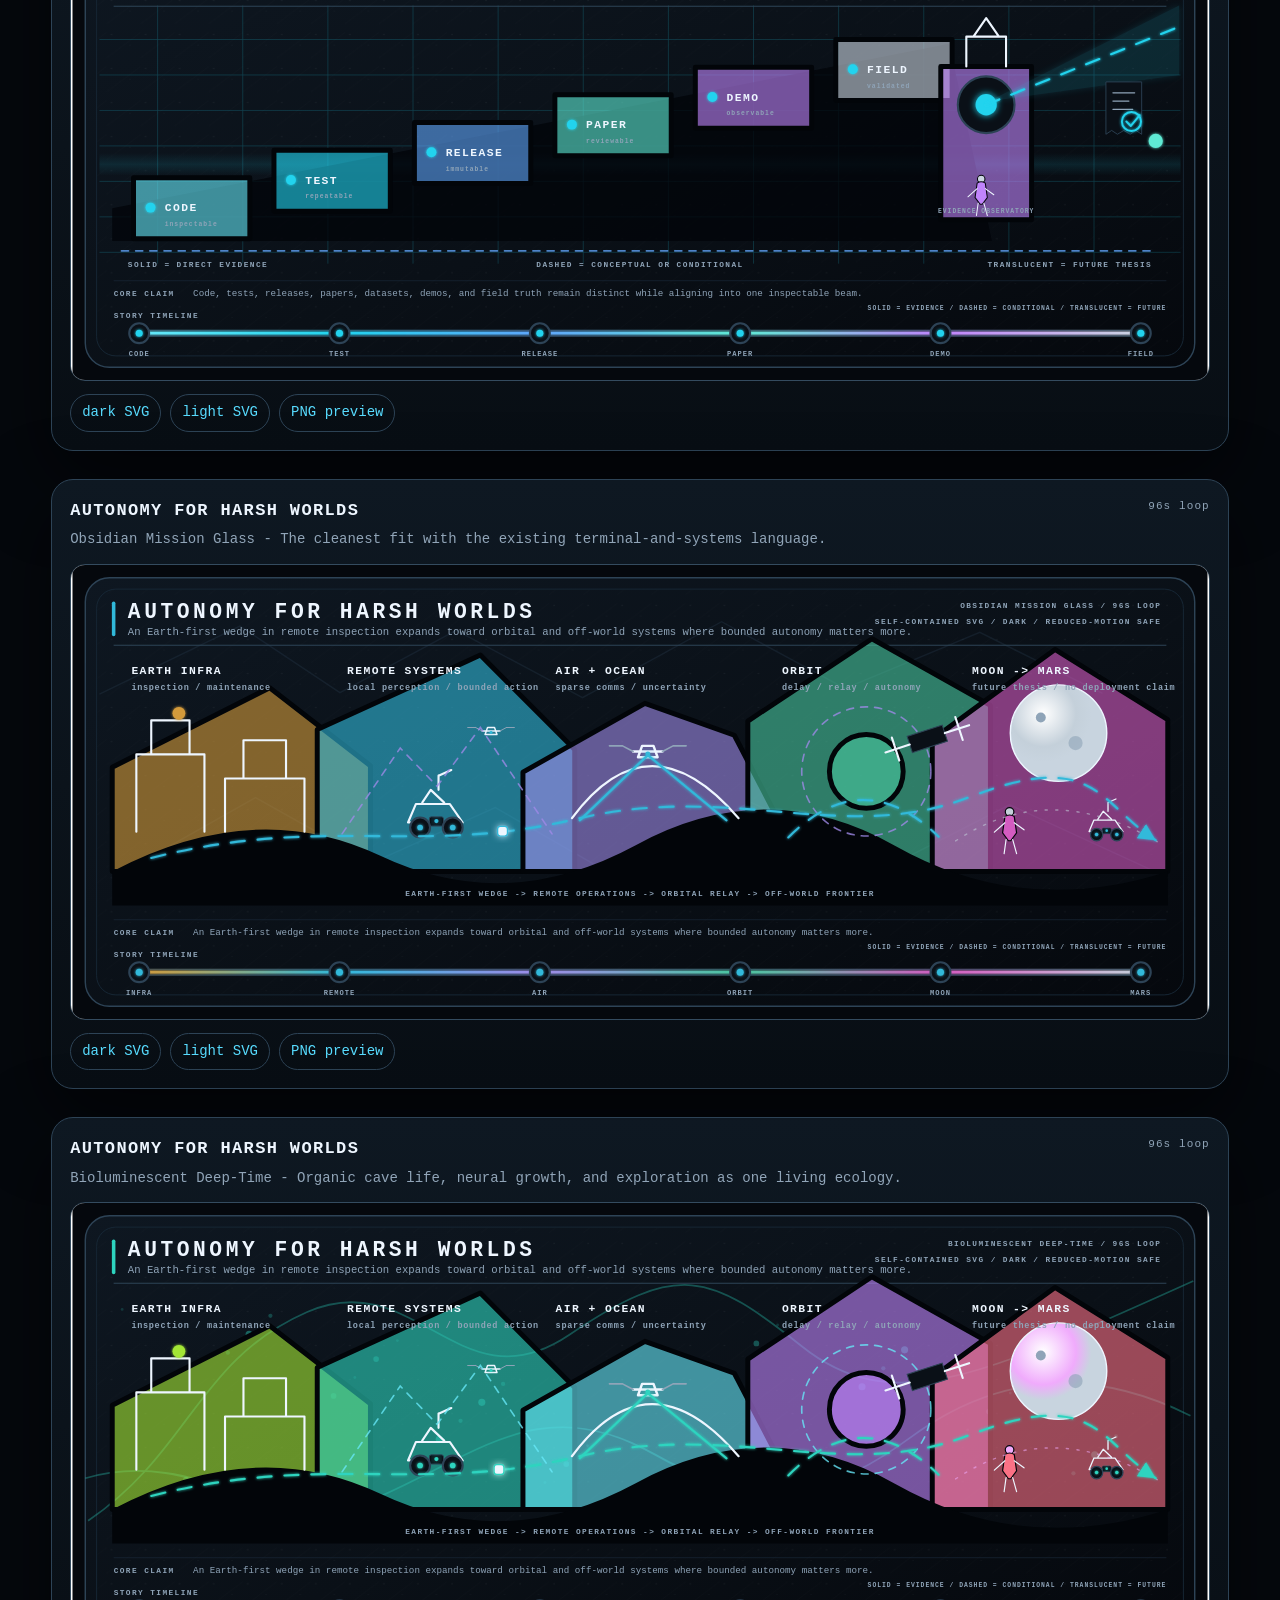
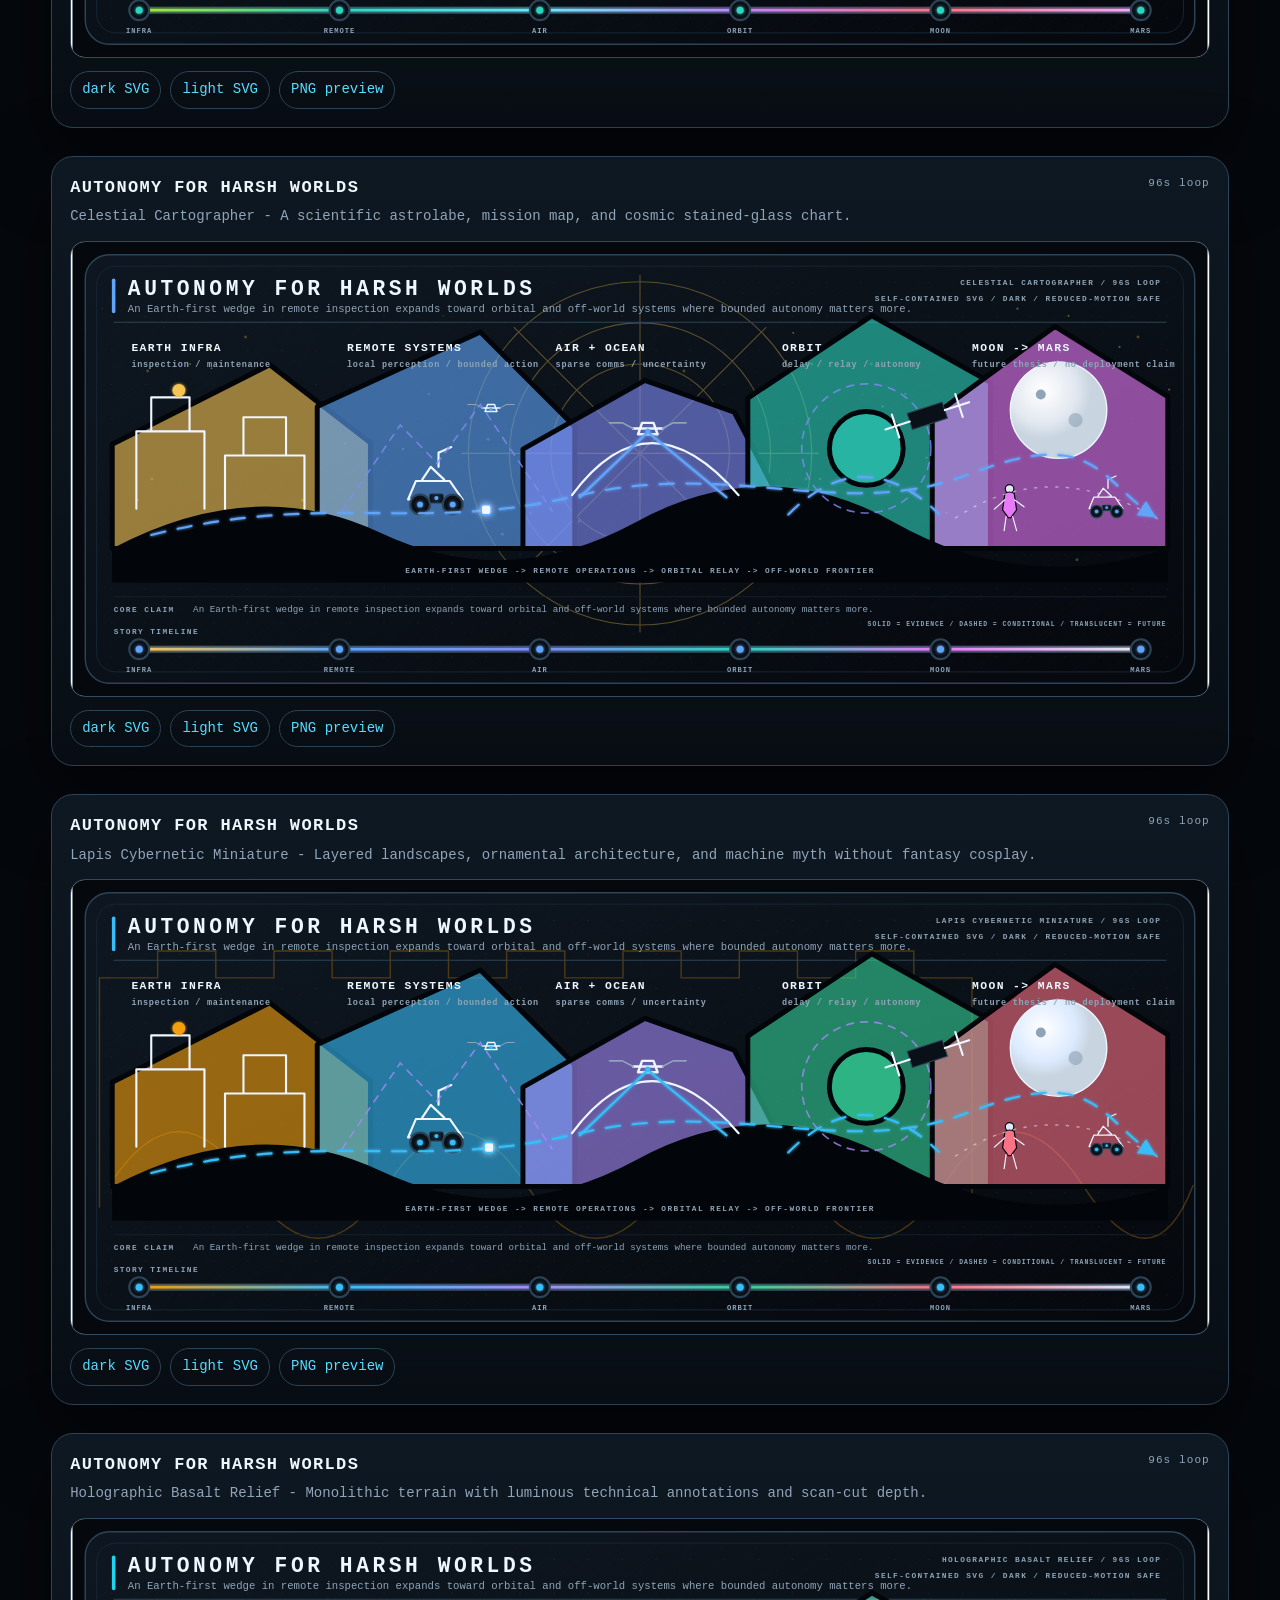
<file: docs/mural/atlas/index.html>
<!doctype html><html lang="en"><head><meta charset="utf-8"><meta name="viewport" content="width=device-width,initial-scale=1"><title>SepAhead Animated Mural Atlas</title><meta name="description" content="Twenty-five animated SVG mural directions across five story families and five art systems."><style>
:root{color-scheme:dark;--bg:#05080d;--surface:#0a1119;--surface2:#101b26;--line:#2d4356;--ink:#eef6ff;--muted:#91a5b8;--cyan:#58dcff;--gold:#f6c453}
*{box-sizing:border-box}html{scroll-behavior:smooth}body{margin:0;background:radial-gradient(circle at 48% -15%,#183148 0,#05080d 43%);color:var(--ink);font:14px/1.55 ui-monospace,SFMono-Regular,Menlo,monospace}
a{color:var(--cyan);text-decoration:none}a:hover{text-decoration:underline;text-underline-offset:.2em}a:focus-visible,button:focus-visible{outline:3px solid var(--gold);outline-offset:3px}
.hero{padding:54px max(22px,5vw) 30px;border-bottom:1px solid var(--line);background:linear-gradient(180deg,#0a1420f2,#05080df2);position:sticky;top:0;z-index:4;backdrop-filter:blur(18px)}
.kicker{color:var(--cyan);letter-spacing:.22em;font-size:11px}.hero h1{margin:8px 0 10px;font-size:clamp(23px,3vw,42px);letter-spacing:.08em}.hero p{color:var(--muted);max-width:980px;margin:0}.controls{display:flex;gap:9px;flex-wrap:wrap;margin-top:20px}.controls+ .controls{margin-top:9px}
button,.pill{border:1px solid var(--line);background:#101b26;color:var(--muted);border-radius:999px;padding:8px 12px;font:inherit;cursor:pointer}.active{background:var(--cyan);border-color:var(--cyan);color:#031018}.theme{margin-left:auto}
main{padding:30px max(18px,4vw) 90px;display:grid;gap:28px}.card{background:linear-gradient(180deg,#0e1822,#080e14);border:1px solid var(--line);border-radius:22px;padding:18px;box-shadow:0 28px 80px #0008}.meta{display:flex;justify-content:space-between;gap:20px;align-items:start;margin-bottom:13px}.meta h2{margin:0 0 5px;font-size:17px;letter-spacing:.08em}.meta p{margin:0;color:var(--muted)}.loop{white-space:nowrap;color:var(--muted);font-size:11px;letter-spacing:.1em}
object,.fallback{display:block;width:100%;aspect-ratio:2.5/1;border:1px solid #344b5f;border-radius:15px;background:#030508}.links{display:flex;gap:9px;flex-wrap:wrap;margin-top:13px}.links a{border:1px solid var(--line);border-radius:999px;padding:7px 11px}.hidden{display:none}
.note{max-width:1000px;margin:0 auto 28px;padding:17px 20px;border:1px solid var(--line);border-radius:16px;background:#0b151f;color:var(--muted)}
footer{padding:26px max(18px,4vw) 60px;color:var(--muted);border-top:1px solid var(--line)}
@media(min-width:1480px){main.grid{grid-template-columns:1fr 1fr}.hero{position:relative}}
@media(max-width:760px){.hero{position:relative;padding-top:34px}.theme{margin-left:0}.meta{display:block}.loop{display:block;margin-top:8px}main{padding-inline:12px}.card{padding:10px;border-radius:15px}.links{padding:0 4px 5px}}
@media(prefers-reduced-motion:reduce){html{scroll-behavior:auto}}
</style></head><body>
<header class="hero"><div class="kicker">SEPAHEAD / ANIMATED MURAL SYSTEM / FINAL</div><h1>25 stories-in-motion</h1><p>Five narrative families x five art directions, each in dark and light, with 80-96 second semantic motion. Start with the cinematic masters; use this atlas to compare the full design space.</p><div class="controls"><a class="pill" href="../">open 5 cinematic masters</a><button class="theme" data-theme>view light SVGs</button></div><div class="controls"><button class="active" data-family-filter="all">all stories</button><button data-family-filter="01_from_signal_to_frontier">FROM SIGNAL TO FRONTIER</button><button data-family-filter="02_one_mission_end_to_end">ONE MISSION, END TO END</button><button data-family-filter="03_the_compounding_engine">THE COMPOUNDING ENGINE</button><button data-family-filter="04_the_evidence_observatory">THE EVIDENCE OBSERVATORY</button><button data-family-filter="05_autonomy_for_harsh_worlds">AUTONOMY FOR HARSH WORLDS</button></div><div class="controls"><button class="active" data-variant-filter="all">all art directions</button><button data-variant-filter="01_obsidian_mission_glass">Obsidian Mission Glass</button><button data-variant-filter="02_bioluminescent_deep_time">Bioluminescent Deep-Time</button><button data-variant-filter="03_celestial_cartographer">Celestial Cartographer</button><button data-variant-filter="04_lapis_cybernetic_miniature">Lapis Cybernetic Miniature</button><button data-variant-filter="05_holographic_basalt_relief">Holographic Basalt Relief</button></div></header>
<main class="grid">
<article class="card" data-family="01_from_signal_to_frontier" data-variant="01_obsidian_mission_glass">
 <div class="meta"><div><h2>FROM SIGNAL TO FRONTIER</h2><p>Obsidian Mission Glass - The cleanest fit with the existing terminal-and-systems language.</p></div><span class="loop">84s loop</span></div>
 <object data="murals/01_from_signal_to_frontier/01_obsidian_mission_glass/01_from_signal_to_frontier__01_obsidian_mission_glass__dark.svg" data-dark="murals/01_from_signal_to_frontier/01_obsidian_mission_glass/01_from_signal_to_frontier__01_obsidian_mission_glass__dark.svg" data-light="murals/01_from_signal_to_frontier/01_obsidian_mission_glass/01_from_signal_to_frontier__01_obsidian_mission_glass__light.svg" type="image/svg+xml" aria-label="FROM SIGNAL TO FRONTIER - Obsidian Mission Glass"><img class="fallback" src="previews/01_from_signal_to_frontier__01_obsidian_mission_glass.png" alt="Static preview of FROM SIGNAL TO FRONTIER in Obsidian Mission Glass style"></object>
 <div class="links"><a href="murals/01_from_signal_to_frontier/01_obsidian_mission_glass/01_from_signal_to_frontier__01_obsidian_mission_glass__dark.svg">dark SVG</a><a href="murals/01_from_signal_to_frontier/01_obsidian_mission_glass/01_from_signal_to_frontier__01_obsidian_mission_glass__light.svg">light SVG</a><a href="previews/01_from_signal_to_frontier__01_obsidian_mission_glass.png">PNG preview</a></div>
</article>
<article class="card" data-family="01_from_signal_to_frontier" data-variant="02_bioluminescent_deep_time">
 <div class="meta"><div><h2>FROM SIGNAL TO FRONTIER</h2><p>Bioluminescent Deep-Time - Organic cave life, neural growth, and exploration as one living ecology.</p></div><span class="loop">84s loop</span></div>
 <object data="murals/01_from_signal_to_frontier/02_bioluminescent_deep_time/01_from_signal_to_frontier__02_bioluminescent_deep_time__dark.svg" data-dark="murals/01_from_signal_to_frontier/02_bioluminescent_deep_time/01_from_signal_to_frontier__02_bioluminescent_deep_time__dark.svg" data-light="murals/01_from_signal_to_frontier/02_bioluminescent_deep_time/01_from_signal_to_frontier__02_bioluminescent_deep_time__light.svg" type="image/svg+xml" aria-label="FROM SIGNAL TO FRONTIER - Bioluminescent Deep-Time"><img class="fallback" src="previews/01_from_signal_to_frontier__02_bioluminescent_deep_time.png" alt="Static preview of FROM SIGNAL TO FRONTIER in Bioluminescent Deep-Time style"></object>
 <div class="links"><a href="murals/01_from_signal_to_frontier/02_bioluminescent_deep_time/01_from_signal_to_frontier__02_bioluminescent_deep_time__dark.svg">dark SVG</a><a href="murals/01_from_signal_to_frontier/02_bioluminescent_deep_time/01_from_signal_to_frontier__02_bioluminescent_deep_time__light.svg">light SVG</a><a href="previews/01_from_signal_to_frontier__02_bioluminescent_deep_time.png">PNG preview</a></div>
</article>
<article class="card" data-family="01_from_signal_to_frontier" data-variant="03_celestial_cartographer">
 <div class="meta"><div><h2>FROM SIGNAL TO FRONTIER</h2><p>Celestial Cartographer - A scientific astrolabe, mission map, and cosmic stained-glass chart.</p></div><span class="loop">84s loop</span></div>
 <object data="murals/01_from_signal_to_frontier/03_celestial_cartographer/01_from_signal_to_frontier__03_celestial_cartographer__dark.svg" data-dark="murals/01_from_signal_to_frontier/03_celestial_cartographer/01_from_signal_to_frontier__03_celestial_cartographer__dark.svg" data-light="murals/01_from_signal_to_frontier/03_celestial_cartographer/01_from_signal_to_frontier__03_celestial_cartographer__light.svg" type="image/svg+xml" aria-label="FROM SIGNAL TO FRONTIER - Celestial Cartographer"><img class="fallback" src="previews/01_from_signal_to_frontier__03_celestial_cartographer.png" alt="Static preview of FROM SIGNAL TO FRONTIER in Celestial Cartographer style"></object>
 <div class="links"><a href="murals/01_from_signal_to_frontier/03_celestial_cartographer/01_from_signal_to_frontier__03_celestial_cartographer__dark.svg">dark SVG</a><a href="murals/01_from_signal_to_frontier/03_celestial_cartographer/01_from_signal_to_frontier__03_celestial_cartographer__light.svg">light SVG</a><a href="previews/01_from_signal_to_frontier__03_celestial_cartographer.png">PNG preview</a></div>
</article>
<article class="card" data-family="01_from_signal_to_frontier" data-variant="04_lapis_cybernetic_miniature">
 <div class="meta"><div><h2>FROM SIGNAL TO FRONTIER</h2><p>Lapis Cybernetic Miniature - Layered landscapes, ornamental architecture, and machine myth without fantasy cosplay.</p></div><span class="loop">84s loop</span></div>
 <object data="murals/01_from_signal_to_frontier/04_lapis_cybernetic_miniature/01_from_signal_to_frontier__04_lapis_cybernetic_miniature__dark.svg" data-dark="murals/01_from_signal_to_frontier/04_lapis_cybernetic_miniature/01_from_signal_to_frontier__04_lapis_cybernetic_miniature__dark.svg" data-light="murals/01_from_signal_to_frontier/04_lapis_cybernetic_miniature/01_from_signal_to_frontier__04_lapis_cybernetic_miniature__light.svg" type="image/svg+xml" aria-label="FROM SIGNAL TO FRONTIER - Lapis Cybernetic Miniature"><img class="fallback" src="previews/01_from_signal_to_frontier__04_lapis_cybernetic_miniature.png" alt="Static preview of FROM SIGNAL TO FRONTIER in Lapis Cybernetic Miniature style"></object>
 <div class="links"><a href="murals/01_from_signal_to_frontier/04_lapis_cybernetic_miniature/01_from_signal_to_frontier__04_lapis_cybernetic_miniature__dark.svg">dark SVG</a><a href="murals/01_from_signal_to_frontier/04_lapis_cybernetic_miniature/01_from_signal_to_frontier__04_lapis_cybernetic_miniature__light.svg">light SVG</a><a href="previews/01_from_signal_to_frontier__04_lapis_cybernetic_miniature.png">PNG preview</a></div>
</article>
<article class="card" data-family="01_from_signal_to_frontier" data-variant="05_holographic_basalt_relief">
 <div class="meta"><div><h2>FROM SIGNAL TO FRONTIER</h2><p>Holographic Basalt Relief - Monolithic terrain with luminous technical annotations and scan-cut depth.</p></div><span class="loop">84s loop</span></div>
 <object data="murals/01_from_signal_to_frontier/05_holographic_basalt_relief/01_from_signal_to_frontier__05_holographic_basalt_relief__dark.svg" data-dark="murals/01_from_signal_to_frontier/05_holographic_basalt_relief/01_from_signal_to_frontier__05_holographic_basalt_relief__dark.svg" data-light="murals/01_from_signal_to_frontier/05_holographic_basalt_relief/01_from_signal_to_frontier__05_holographic_basalt_relief__light.svg" type="image/svg+xml" aria-label="FROM SIGNAL TO FRONTIER - Holographic Basalt Relief"><img class="fallback" src="previews/01_from_signal_to_frontier__05_holographic_basalt_relief.png" alt="Static preview of FROM SIGNAL TO FRONTIER in Holographic Basalt Relief style"></object>
 <div class="links"><a href="murals/01_from_signal_to_frontier/05_holographic_basalt_relief/01_from_signal_to_frontier__05_holographic_basalt_relief__dark.svg">dark SVG</a><a href="murals/01_from_signal_to_frontier/05_holographic_basalt_relief/01_from_signal_to_frontier__05_holographic_basalt_relief__light.svg">light SVG</a><a href="previews/01_from_signal_to_frontier__05_holographic_basalt_relief.png">PNG preview</a></div>
</article>
<article class="card" data-family="02_one_mission_end_to_end" data-variant="01_obsidian_mission_glass">
 <div class="meta"><div><h2>ONE MISSION, END TO END</h2><p>Obsidian Mission Glass - The cleanest fit with the existing terminal-and-systems language.</p></div><span class="loop">88s loop</span></div>
 <object data="murals/02_one_mission_end_to_end/01_obsidian_mission_glass/02_one_mission_end_to_end__01_obsidian_mission_glass__dark.svg" data-dark="murals/02_one_mission_end_to_end/01_obsidian_mission_glass/02_one_mission_end_to_end__01_obsidian_mission_glass__dark.svg" data-light="murals/02_one_mission_end_to_end/01_obsidian_mission_glass/02_one_mission_end_to_end__01_obsidian_mission_glass__light.svg" type="image/svg+xml" aria-label="ONE MISSION, END TO END - Obsidian Mission Glass"><img class="fallback" src="previews/02_one_mission_end_to_end__01_obsidian_mission_glass.png" alt="Static preview of ONE MISSION, END TO END in Obsidian Mission Glass style"></object>
 <div class="links"><a href="murals/02_one_mission_end_to_end/01_obsidian_mission_glass/02_one_mission_end_to_end__01_obsidian_mission_glass__dark.svg">dark SVG</a><a href="murals/02_one_mission_end_to_end/01_obsidian_mission_glass/02_one_mission_end_to_end__01_obsidian_mission_glass__light.svg">light SVG</a><a href="previews/02_one_mission_end_to_end__01_obsidian_mission_glass.png">PNG preview</a></div>
</article>
<article class="card" data-family="02_one_mission_end_to_end" data-variant="02_bioluminescent_deep_time">
 <div class="meta"><div><h2>ONE MISSION, END TO END</h2><p>Bioluminescent Deep-Time - Organic cave life, neural growth, and exploration as one living ecology.</p></div><span class="loop">88s loop</span></div>
 <object data="murals/02_one_mission_end_to_end/02_bioluminescent_deep_time/02_one_mission_end_to_end__02_bioluminescent_deep_time__dark.svg" data-dark="murals/02_one_mission_end_to_end/02_bioluminescent_deep_time/02_one_mission_end_to_end__02_bioluminescent_deep_time__dark.svg" data-light="murals/02_one_mission_end_to_end/02_bioluminescent_deep_time/02_one_mission_end_to_end__02_bioluminescent_deep_time__light.svg" type="image/svg+xml" aria-label="ONE MISSION, END TO END - Bioluminescent Deep-Time"><img class="fallback" src="previews/02_one_mission_end_to_end__02_bioluminescent_deep_time.png" alt="Static preview of ONE MISSION, END TO END in Bioluminescent Deep-Time style"></object>
 <div class="links"><a href="murals/02_one_mission_end_to_end/02_bioluminescent_deep_time/02_one_mission_end_to_end__02_bioluminescent_deep_time__dark.svg">dark SVG</a><a href="murals/02_one_mission_end_to_end/02_bioluminescent_deep_time/02_one_mission_end_to_end__02_bioluminescent_deep_time__light.svg">light SVG</a><a href="previews/02_one_mission_end_to_end__02_bioluminescent_deep_time.png">PNG preview</a></div>
</article>
<article class="card" data-family="02_one_mission_end_to_end" data-variant="03_celestial_cartographer">
 <div class="meta"><div><h2>ONE MISSION, END TO END</h2><p>Celestial Cartographer - A scientific astrolabe, mission map, and cosmic stained-glass chart.</p></div><span class="loop">88s loop</span></div>
 <object data="murals/02_one_mission_end_to_end/03_celestial_cartographer/02_one_mission_end_to_end__03_celestial_cartographer__dark.svg" data-dark="murals/02_one_mission_end_to_end/03_celestial_cartographer/02_one_mission_end_to_end__03_celestial_cartographer__dark.svg" data-light="murals/02_one_mission_end_to_end/03_celestial_cartographer/02_one_mission_end_to_end__03_celestial_cartographer__light.svg" type="image/svg+xml" aria-label="ONE MISSION, END TO END - Celestial Cartographer"><img class="fallback" src="previews/02_one_mission_end_to_end__03_celestial_cartographer.png" alt="Static preview of ONE MISSION, END TO END in Celestial Cartographer style"></object>
 <div class="links"><a href="murals/02_one_mission_end_to_end/03_celestial_cartographer/02_one_mission_end_to_end__03_celestial_cartographer__dark.svg">dark SVG</a><a href="murals/02_one_mission_end_to_end/03_celestial_cartographer/02_one_mission_end_to_end__03_celestial_cartographer__light.svg">light SVG</a><a href="previews/02_one_mission_end_to_end__03_celestial_cartographer.png">PNG preview</a></div>
</article>
<article class="card" data-family="02_one_mission_end_to_end" data-variant="04_lapis_cybernetic_miniature">
 <div class="meta"><div><h2>ONE MISSION, END TO END</h2><p>Lapis Cybernetic Miniature - Layered landscapes, ornamental architecture, and machine myth without fantasy cosplay.</p></div><span class="loop">88s loop</span></div>
 <object data="murals/02_one_mission_end_to_end/04_lapis_cybernetic_miniature/02_one_mission_end_to_end__04_lapis_cybernetic_miniature__dark.svg" data-dark="murals/02_one_mission_end_to_end/04_lapis_cybernetic_miniature/02_one_mission_end_to_end__04_lapis_cybernetic_miniature__dark.svg" data-light="murals/02_one_mission_end_to_end/04_lapis_cybernetic_miniature/02_one_mission_end_to_end__04_lapis_cybernetic_miniature__light.svg" type="image/svg+xml" aria-label="ONE MISSION, END TO END - Lapis Cybernetic Miniature"><img class="fallback" src="previews/02_one_mission_end_to_end__04_lapis_cybernetic_miniature.png" alt="Static preview of ONE MISSION, END TO END in Lapis Cybernetic Miniature style"></object>
 <div class="links"><a href="murals/02_one_mission_end_to_end/04_lapis_cybernetic_miniature/02_one_mission_end_to_end__04_lapis_cybernetic_miniature__dark.svg">dark SVG</a><a href="murals/02_one_mission_end_to_end/04_lapis_cybernetic_miniature/02_one_mission_end_to_end__04_lapis_cybernetic_miniature__light.svg">light SVG</a><a href="previews/02_one_mission_end_to_end__04_lapis_cybernetic_miniature.png">PNG preview</a></div>
</article>
<article class="card" data-family="02_one_mission_end_to_end" data-variant="05_holographic_basalt_relief">
 <div class="meta"><div><h2>ONE MISSION, END TO END</h2><p>Holographic Basalt Relief - Monolithic terrain with luminous technical annotations and scan-cut depth.</p></div><span class="loop">88s loop</span></div>
 <object data="murals/02_one_mission_end_to_end/05_holographic_basalt_relief/02_one_mission_end_to_end__05_holographic_basalt_relief__dark.svg" data-dark="murals/02_one_mission_end_to_end/05_holographic_basalt_relief/02_one_mission_end_to_end__05_holographic_basalt_relief__dark.svg" data-light="murals/02_one_mission_end_to_end/05_holographic_basalt_relief/02_one_mission_end_to_end__05_holographic_basalt_relief__light.svg" type="image/svg+xml" aria-label="ONE MISSION, END TO END - Holographic Basalt Relief"><img class="fallback" src="previews/02_one_mission_end_to_end__05_holographic_basalt_relief.png" alt="Static preview of ONE MISSION, END TO END in Holographic Basalt Relief style"></object>
 <div class="links"><a href="murals/02_one_mission_end_to_end/05_holographic_basalt_relief/02_one_mission_end_to_end__05_holographic_basalt_relief__dark.svg">dark SVG</a><a href="murals/02_one_mission_end_to_end/05_holographic_basalt_relief/02_one_mission_end_to_end__05_holographic_basalt_relief__light.svg">light SVG</a><a href="previews/02_one_mission_end_to_end__05_holographic_basalt_relief.png">PNG preview</a></div>
</article>
<article class="card" data-family="03_the_compounding_engine" data-variant="01_obsidian_mission_glass">
 <div class="meta"><div><h2>THE COMPOUNDING ENGINE</h2><p>Obsidian Mission Glass - The cleanest fit with the existing terminal-and-systems language.</p></div><span class="loop">92s loop</span></div>
 <object data="murals/03_the_compounding_engine/01_obsidian_mission_glass/03_the_compounding_engine__01_obsidian_mission_glass__dark.svg" data-dark="murals/03_the_compounding_engine/01_obsidian_mission_glass/03_the_compounding_engine__01_obsidian_mission_glass__dark.svg" data-light="murals/03_the_compounding_engine/01_obsidian_mission_glass/03_the_compounding_engine__01_obsidian_mission_glass__light.svg" type="image/svg+xml" aria-label="THE COMPOUNDING ENGINE - Obsidian Mission Glass"><img class="fallback" src="previews/03_the_compounding_engine__01_obsidian_mission_glass.png" alt="Static preview of THE COMPOUNDING ENGINE in Obsidian Mission Glass style"></object>
 <div class="links"><a href="murals/03_the_compounding_engine/01_obsidian_mission_glass/03_the_compounding_engine__01_obsidian_mission_glass__dark.svg">dark SVG</a><a href="murals/03_the_compounding_engine/01_obsidian_mission_glass/03_the_compounding_engine__01_obsidian_mission_glass__light.svg">light SVG</a><a href="previews/03_the_compounding_engine__01_obsidian_mission_glass.png">PNG preview</a></div>
</article>
<article class="card" data-family="03_the_compounding_engine" data-variant="02_bioluminescent_deep_time">
 <div class="meta"><div><h2>THE COMPOUNDING ENGINE</h2><p>Bioluminescent Deep-Time - Organic cave life, neural growth, and exploration as one living ecology.</p></div><span class="loop">92s loop</span></div>
 <object data="murals/03_the_compounding_engine/02_bioluminescent_deep_time/03_the_compounding_engine__02_bioluminescent_deep_time__dark.svg" data-dark="murals/03_the_compounding_engine/02_bioluminescent_deep_time/03_the_compounding_engine__02_bioluminescent_deep_time__dark.svg" data-light="murals/03_the_compounding_engine/02_bioluminescent_deep_time/03_the_compounding_engine__02_bioluminescent_deep_time__light.svg" type="image/svg+xml" aria-label="THE COMPOUNDING ENGINE - Bioluminescent Deep-Time"><img class="fallback" src="previews/03_the_compounding_engine__02_bioluminescent_deep_time.png" alt="Static preview of THE COMPOUNDING ENGINE in Bioluminescent Deep-Time style"></object>
 <div class="links"><a href="murals/03_the_compounding_engine/02_bioluminescent_deep_time/03_the_compounding_engine__02_bioluminescent_deep_time__dark.svg">dark SVG</a><a href="murals/03_the_compounding_engine/02_bioluminescent_deep_time/03_the_compounding_engine__02_bioluminescent_deep_time__light.svg">light SVG</a><a href="previews/03_the_compounding_engine__02_bioluminescent_deep_time.png">PNG preview</a></div>
</article>
<article class="card" data-family="03_the_compounding_engine" data-variant="03_celestial_cartographer">
 <div class="meta"><div><h2>THE COMPOUNDING ENGINE</h2><p>Celestial Cartographer - A scientific astrolabe, mission map, and cosmic stained-glass chart.</p></div><span class="loop">92s loop</span></div>
 <object data="murals/03_the_compounding_engine/03_celestial_cartographer/03_the_compounding_engine__03_celestial_cartographer__dark.svg" data-dark="murals/03_the_compounding_engine/03_celestial_cartographer/03_the_compounding_engine__03_celestial_cartographer__dark.svg" data-light="murals/03_the_compounding_engine/03_celestial_cartographer/03_the_compounding_engine__03_celestial_cartographer__light.svg" type="image/svg+xml" aria-label="THE COMPOUNDING ENGINE - Celestial Cartographer"><img class="fallback" src="previews/03_the_compounding_engine__03_celestial_cartographer.png" alt="Static preview of THE COMPOUNDING ENGINE in Celestial Cartographer style"></object>
 <div class="links"><a href="murals/03_the_compounding_engine/03_celestial_cartographer/03_the_compounding_engine__03_celestial_cartographer__dark.svg">dark SVG</a><a href="murals/03_the_compounding_engine/03_celestial_cartographer/03_the_compounding_engine__03_celestial_cartographer__light.svg">light SVG</a><a href="previews/03_the_compounding_engine__03_celestial_cartographer.png">PNG preview</a></div>
</article>
<article class="card" data-family="03_the_compounding_engine" data-variant="04_lapis_cybernetic_miniature">
 <div class="meta"><div><h2>THE COMPOUNDING ENGINE</h2><p>Lapis Cybernetic Miniature - Layered landscapes, ornamental architecture, and machine myth without fantasy cosplay.</p></div><span class="loop">92s loop</span></div>
 <object data="murals/03_the_compounding_engine/04_lapis_cybernetic_miniature/03_the_compounding_engine__04_lapis_cybernetic_miniature__dark.svg" data-dark="murals/03_the_compounding_engine/04_lapis_cybernetic_miniature/03_the_compounding_engine__04_lapis_cybernetic_miniature__dark.svg" data-light="murals/03_the_compounding_engine/04_lapis_cybernetic_miniature/03_the_compounding_engine__04_lapis_cybernetic_miniature__light.svg" type="image/svg+xml" aria-label="THE COMPOUNDING ENGINE - Lapis Cybernetic Miniature"><img class="fallback" src="previews/03_the_compounding_engine__04_lapis_cybernetic_miniature.png" alt="Static preview of THE COMPOUNDING ENGINE in Lapis Cybernetic Miniature style"></object>
 <div class="links"><a href="murals/03_the_compounding_engine/04_lapis_cybernetic_miniature/03_the_compounding_engine__04_lapis_cybernetic_miniature__dark.svg">dark SVG</a><a href="murals/03_the_compounding_engine/04_lapis_cybernetic_miniature/03_the_compounding_engine__04_lapis_cybernetic_miniature__light.svg">light SVG</a><a href="previews/03_the_compounding_engine__04_lapis_cybernetic_miniature.png">PNG preview</a></div>
</article>
<article class="card" data-family="03_the_compounding_engine" data-variant="05_holographic_basalt_relief">
 <div class="meta"><div><h2>THE COMPOUNDING ENGINE</h2><p>Holographic Basalt Relief - Monolithic terrain with luminous technical annotations and scan-cut depth.</p></div><span class="loop">92s loop</span></div>
 <object data="murals/03_the_compounding_engine/05_holographic_basalt_relief/03_the_compounding_engine__05_holographic_basalt_relief__dark.svg" data-dark="murals/03_the_compounding_engine/05_holographic_basalt_relief/03_the_compounding_engine__05_holographic_basalt_relief__dark.svg" data-light="murals/03_the_compounding_engine/05_holographic_basalt_relief/03_the_compounding_engine__05_holographic_basalt_relief__light.svg" type="image/svg+xml" aria-label="THE COMPOUNDING ENGINE - Holographic Basalt Relief"><img class="fallback" src="previews/03_the_compounding_engine__05_holographic_basalt_relief.png" alt="Static preview of THE COMPOUNDING ENGINE in Holographic Basalt Relief style"></object>
 <div class="links"><a href="murals/03_the_compounding_engine/05_holographic_basalt_relief/03_the_compounding_engine__05_holographic_basalt_relief__dark.svg">dark SVG</a><a href="murals/03_the_compounding_engine/05_holographic_basalt_relief/03_the_compounding_engine__05_holographic_basalt_relief__light.svg">light SVG</a><a href="previews/03_the_compounding_engine__05_holographic_basalt_relief.png">PNG preview</a></div>
</article>
<article class="card" data-family="04_the_evidence_observatory" data-variant="01_obsidian_mission_glass">
 <div class="meta"><div><h2>THE EVIDENCE OBSERVATORY</h2><p>Obsidian Mission Glass - The cleanest fit with the existing terminal-and-systems language.</p></div><span class="loop">80s loop</span></div>
 <object data="murals/04_the_evidence_observatory/01_obsidian_mission_glass/04_the_evidence_observatory__01_obsidian_mission_glass__dark.svg" data-dark="murals/04_the_evidence_observatory/01_obsidian_mission_glass/04_the_evidence_observatory__01_obsidian_mission_glass__dark.svg" data-light="murals/04_the_evidence_observatory/01_obsidian_mission_glass/04_the_evidence_observatory__01_obsidian_mission_glass__light.svg" type="image/svg+xml" aria-label="THE EVIDENCE OBSERVATORY - Obsidian Mission Glass"><img class="fallback" src="previews/04_the_evidence_observatory__01_obsidian_mission_glass.png" alt="Static preview of THE EVIDENCE OBSERVATORY in Obsidian Mission Glass style"></object>
 <div class="links"><a href="murals/04_the_evidence_observatory/01_obsidian_mission_glass/04_the_evidence_observatory__01_obsidian_mission_glass__dark.svg">dark SVG</a><a href="murals/04_the_evidence_observatory/01_obsidian_mission_glass/04_the_evidence_observatory__01_obsidian_mission_glass__light.svg">light SVG</a><a href="previews/04_the_evidence_observatory__01_obsidian_mission_glass.png">PNG preview</a></div>
</article>
<article class="card" data-family="04_the_evidence_observatory" data-variant="02_bioluminescent_deep_time">
 <div class="meta"><div><h2>THE EVIDENCE OBSERVATORY</h2><p>Bioluminescent Deep-Time - Organic cave life, neural growth, and exploration as one living ecology.</p></div><span class="loop">80s loop</span></div>
 <object data="murals/04_the_evidence_observatory/02_bioluminescent_deep_time/04_the_evidence_observatory__02_bioluminescent_deep_time__dark.svg" data-dark="murals/04_the_evidence_observatory/02_bioluminescent_deep_time/04_the_evidence_observatory__02_bioluminescent_deep_time__dark.svg" data-light="murals/04_the_evidence_observatory/02_bioluminescent_deep_time/04_the_evidence_observatory__02_bioluminescent_deep_time__light.svg" type="image/svg+xml" aria-label="THE EVIDENCE OBSERVATORY - Bioluminescent Deep-Time"><img class="fallback" src="previews/04_the_evidence_observatory__02_bioluminescent_deep_time.png" alt="Static preview of THE EVIDENCE OBSERVATORY in Bioluminescent Deep-Time style"></object>
 <div class="links"><a href="murals/04_the_evidence_observatory/02_bioluminescent_deep_time/04_the_evidence_observatory__02_bioluminescent_deep_time__dark.svg">dark SVG</a><a href="murals/04_the_evidence_observatory/02_bioluminescent_deep_time/04_the_evidence_observatory__02_bioluminescent_deep_time__light.svg">light SVG</a><a href="previews/04_the_evidence_observatory__02_bioluminescent_deep_time.png">PNG preview</a></div>
</article>
<article class="card" data-family="04_the_evidence_observatory" data-variant="03_celestial_cartographer">
 <div class="meta"><div><h2>THE EVIDENCE OBSERVATORY</h2><p>Celestial Cartographer - A scientific astrolabe, mission map, and cosmic stained-glass chart.</p></div><span class="loop">80s loop</span></div>
 <object data="murals/04_the_evidence_observatory/03_celestial_cartographer/04_the_evidence_observatory__03_celestial_cartographer__dark.svg" data-dark="murals/04_the_evidence_observatory/03_celestial_cartographer/04_the_evidence_observatory__03_celestial_cartographer__dark.svg" data-light="murals/04_the_evidence_observatory/03_celestial_cartographer/04_the_evidence_observatory__03_celestial_cartographer__light.svg" type="image/svg+xml" aria-label="THE EVIDENCE OBSERVATORY - Celestial Cartographer"><img class="fallback" src="previews/04_the_evidence_observatory__03_celestial_cartographer.png" alt="Static preview of THE EVIDENCE OBSERVATORY in Celestial Cartographer style"></object>
 <div class="links"><a href="murals/04_the_evidence_observatory/03_celestial_cartographer/04_the_evidence_observatory__03_celestial_cartographer__dark.svg">dark SVG</a><a href="murals/04_the_evidence_observatory/03_celestial_cartographer/04_the_evidence_observatory__03_celestial_cartographer__light.svg">light SVG</a><a href="previews/04_the_evidence_observatory__03_celestial_cartographer.png">PNG preview</a></div>
</article>
<article class="card" data-family="04_the_evidence_observatory" data-variant="04_lapis_cybernetic_miniature">
 <div class="meta"><div><h2>THE EVIDENCE OBSERVATORY</h2><p>Lapis Cybernetic Miniature - Layered landscapes, ornamental architecture, and machine myth without fantasy cosplay.</p></div><span class="loop">80s loop</span></div>
 <object data="murals/04_the_evidence_observatory/04_lapis_cybernetic_miniature/04_the_evidence_observatory__04_lapis_cybernetic_miniature__dark.svg" data-dark="murals/04_the_evidence_observatory/04_lapis_cybernetic_miniature/04_the_evidence_observatory__04_lapis_cybernetic_miniature__dark.svg" data-light="murals/04_the_evidence_observatory/04_lapis_cybernetic_miniature/04_the_evidence_observatory__04_lapis_cybernetic_miniature__light.svg" type="image/svg+xml" aria-label="THE EVIDENCE OBSERVATORY - Lapis Cybernetic Miniature"><img class="fallback" src="previews/04_the_evidence_observatory__04_lapis_cybernetic_miniature.png" alt="Static preview of THE EVIDENCE OBSERVATORY in Lapis Cybernetic Miniature style"></object>
 <div class="links"><a href="murals/04_the_evidence_observatory/04_lapis_cybernetic_miniature/04_the_evidence_observatory__04_lapis_cybernetic_miniature__dark.svg">dark SVG</a><a href="murals/04_the_evidence_observatory/04_lapis_cybernetic_miniature/04_the_evidence_observatory__04_lapis_cybernetic_miniature__light.svg">light SVG</a><a href="previews/04_the_evidence_observatory__04_lapis_cybernetic_miniature.png">PNG preview</a></div>
</article>
<article class="card" data-family="04_the_evidence_observatory" data-variant="05_holographic_basalt_relief">
 <div class="meta"><div><h2>THE EVIDENCE OBSERVATORY</h2><p>Holographic Basalt Relief - Monolithic terrain with luminous technical annotations and scan-cut depth.</p></div><span class="loop">80s loop</span></div>
 <object data="murals/04_the_evidence_observatory/05_holographic_basalt_relief/04_the_evidence_observatory__05_holographic_basalt_relief__dark.svg" data-dark="murals/04_the_evidence_observatory/05_holographic_basalt_relief/04_the_evidence_observatory__05_holographic_basalt_relief__dark.svg" data-light="murals/04_the_evidence_observatory/05_holographic_basalt_relief/04_the_evidence_observatory__05_holographic_basalt_relief__light.svg" type="image/svg+xml" aria-label="THE EVIDENCE OBSERVATORY - Holographic Basalt Relief"><img class="fallback" src="previews/04_the_evidence_observatory__05_holographic_basalt_relief.png" alt="Static preview of THE EVIDENCE OBSERVATORY in Holographic Basalt Relief style"></object>
 <div class="links"><a href="murals/04_the_evidence_observatory/05_holographic_basalt_relief/04_the_evidence_observatory__05_holographic_basalt_relief__dark.svg">dark SVG</a><a href="murals/04_the_evidence_observatory/05_holographic_basalt_relief/04_the_evidence_observatory__05_holographic_basalt_relief__light.svg">light SVG</a><a href="previews/04_the_evidence_observatory__05_holographic_basalt_relief.png">PNG preview</a></div>
</article>
<article class="card" data-family="05_autonomy_for_harsh_worlds" data-variant="01_obsidian_mission_glass">
 <div class="meta"><div><h2>AUTONOMY FOR HARSH WORLDS</h2><p>Obsidian Mission Glass - The cleanest fit with the existing terminal-and-systems language.</p></div><span class="loop">96s loop</span></div>
 <object data="murals/05_autonomy_for_harsh_worlds/01_obsidian_mission_glass/05_autonomy_for_harsh_worlds__01_obsidian_mission_glass__dark.svg" data-dark="murals/05_autonomy_for_harsh_worlds/01_obsidian_mission_glass/05_autonomy_for_harsh_worlds__01_obsidian_mission_glass__dark.svg" data-light="murals/05_autonomy_for_harsh_worlds/01_obsidian_mission_glass/05_autonomy_for_harsh_worlds__01_obsidian_mission_glass__light.svg" type="image/svg+xml" aria-label="AUTONOMY FOR HARSH WORLDS - Obsidian Mission Glass"><img class="fallback" src="previews/05_autonomy_for_harsh_worlds__01_obsidian_mission_glass.png" alt="Static preview of AUTONOMY FOR HARSH WORLDS in Obsidian Mission Glass style"></object>
 <div class="links"><a href="murals/05_autonomy_for_harsh_worlds/01_obsidian_mission_glass/05_autonomy_for_harsh_worlds__01_obsidian_mission_glass__dark.svg">dark SVG</a><a href="murals/05_autonomy_for_harsh_worlds/01_obsidian_mission_glass/05_autonomy_for_harsh_worlds__01_obsidian_mission_glass__light.svg">light SVG</a><a href="previews/05_autonomy_for_harsh_worlds__01_obsidian_mission_glass.png">PNG preview</a></div>
</article>
<article class="card" data-family="05_autonomy_for_harsh_worlds" data-variant="02_bioluminescent_deep_time">
 <div class="meta"><div><h2>AUTONOMY FOR HARSH WORLDS</h2><p>Bioluminescent Deep-Time - Organic cave life, neural growth, and exploration as one living ecology.</p></div><span class="loop">96s loop</span></div>
 <object data="murals/05_autonomy_for_harsh_worlds/02_bioluminescent_deep_time/05_autonomy_for_harsh_worlds__02_bioluminescent_deep_time__dark.svg" data-dark="murals/05_autonomy_for_harsh_worlds/02_bioluminescent_deep_time/05_autonomy_for_harsh_worlds__02_bioluminescent_deep_time__dark.svg" data-light="murals/05_autonomy_for_harsh_worlds/02_bioluminescent_deep_time/05_autonomy_for_harsh_worlds__02_bioluminescent_deep_time__light.svg" type="image/svg+xml" aria-label="AUTONOMY FOR HARSH WORLDS - Bioluminescent Deep-Time"><img class="fallback" src="previews/05_autonomy_for_harsh_worlds__02_bioluminescent_deep_time.png" alt="Static preview of AUTONOMY FOR HARSH WORLDS in Bioluminescent Deep-Time style"></object>
 <div class="links"><a href="murals/05_autonomy_for_harsh_worlds/02_bioluminescent_deep_time/05_autonomy_for_harsh_worlds__02_bioluminescent_deep_time__dark.svg">dark SVG</a><a href="murals/05_autonomy_for_harsh_worlds/02_bioluminescent_deep_time/05_autonomy_for_harsh_worlds__02_bioluminescent_deep_time__light.svg">light SVG</a><a href="previews/05_autonomy_for_harsh_worlds__02_bioluminescent_deep_time.png">PNG preview</a></div>
</article>
<article class="card" data-family="05_autonomy_for_harsh_worlds" data-variant="03_celestial_cartographer">
 <div class="meta"><div><h2>AUTONOMY FOR HARSH WORLDS</h2><p>Celestial Cartographer - A scientific astrolabe, mission map, and cosmic stained-glass chart.</p></div><span class="loop">96s loop</span></div>
 <object data="murals/05_autonomy_for_harsh_worlds/03_celestial_cartographer/05_autonomy_for_harsh_worlds__03_celestial_cartographer__dark.svg" data-dark="murals/05_autonomy_for_harsh_worlds/03_celestial_cartographer/05_autonomy_for_harsh_worlds__03_celestial_cartographer__dark.svg" data-light="murals/05_autonomy_for_harsh_worlds/03_celestial_cartographer/05_autonomy_for_harsh_worlds__03_celestial_cartographer__light.svg" type="image/svg+xml" aria-label="AUTONOMY FOR HARSH WORLDS - Celestial Cartographer"><img class="fallback" src="previews/05_autonomy_for_harsh_worlds__03_celestial_cartographer.png" alt="Static preview of AUTONOMY FOR HARSH WORLDS in Celestial Cartographer style"></object>
 <div class="links"><a href="murals/05_autonomy_for_harsh_worlds/03_celestial_cartographer/05_autonomy_for_harsh_worlds__03_celestial_cartographer__dark.svg">dark SVG</a><a href="murals/05_autonomy_for_harsh_worlds/03_celestial_cartographer/05_autonomy_for_harsh_worlds__03_celestial_cartographer__light.svg">light SVG</a><a href="previews/05_autonomy_for_harsh_worlds__03_celestial_cartographer.png">PNG preview</a></div>
</article>
<article class="card" data-family="05_autonomy_for_harsh_worlds" data-variant="04_lapis_cybernetic_miniature">
 <div class="meta"><div><h2>AUTONOMY FOR HARSH WORLDS</h2><p>Lapis Cybernetic Miniature - Layered landscapes, ornamental architecture, and machine myth without fantasy cosplay.</p></div><span class="loop">96s loop</span></div>
 <object data="murals/05_autonomy_for_harsh_worlds/04_lapis_cybernetic_miniature/05_autonomy_for_harsh_worlds__04_lapis_cybernetic_miniature__dark.svg" data-dark="murals/05_autonomy_for_harsh_worlds/04_lapis_cybernetic_miniature/05_autonomy_for_harsh_worlds__04_lapis_cybernetic_miniature__dark.svg" data-light="murals/05_autonomy_for_harsh_worlds/04_lapis_cybernetic_miniature/05_autonomy_for_harsh_worlds__04_lapis_cybernetic_miniature__light.svg" type="image/svg+xml" aria-label="AUTONOMY FOR HARSH WORLDS - Lapis Cybernetic Miniature"><img class="fallback" src="previews/05_autonomy_for_harsh_worlds__04_lapis_cybernetic_miniature.png" alt="Static preview of AUTONOMY FOR HARSH WORLDS in Lapis Cybernetic Miniature style"></object>
 <div class="links"><a href="murals/05_autonomy_for_harsh_worlds/04_lapis_cybernetic_miniature/05_autonomy_for_harsh_worlds__04_lapis_cybernetic_miniature__dark.svg">dark SVG</a><a href="murals/05_autonomy_for_harsh_worlds/04_lapis_cybernetic_miniature/05_autonomy_for_harsh_worlds__04_lapis_cybernetic_miniature__light.svg">light SVG</a><a href="previews/05_autonomy_for_harsh_worlds__04_lapis_cybernetic_miniature.png">PNG preview</a></div>
</article>
<article class="card" data-family="05_autonomy_for_harsh_worlds" data-variant="05_holographic_basalt_relief">
 <div class="meta"><div><h2>AUTONOMY FOR HARSH WORLDS</h2><p>Holographic Basalt Relief - Monolithic terrain with luminous technical annotations and scan-cut depth.</p></div><span class="loop">96s loop</span></div>
 <object data="murals/05_autonomy_for_harsh_worlds/05_holographic_basalt_relief/05_autonomy_for_harsh_worlds__05_holographic_basalt_relief__dark.svg" data-dark="murals/05_autonomy_for_harsh_worlds/05_holographic_basalt_relief/05_autonomy_for_harsh_worlds__05_holographic_basalt_relief__dark.svg" data-light="murals/05_autonomy_for_harsh_worlds/05_holographic_basalt_relief/05_autonomy_for_harsh_worlds__05_holographic_basalt_relief__light.svg" type="image/svg+xml" aria-label="AUTONOMY FOR HARSH WORLDS - Holographic Basalt Relief"><img class="fallback" src="previews/05_autonomy_for_harsh_worlds__05_holographic_basalt_relief.png" alt="Static preview of AUTONOMY FOR HARSH WORLDS in Holographic Basalt Relief style"></object>
 <div class="links"><a href="murals/05_autonomy_for_harsh_worlds/05_holographic_basalt_relief/05_autonomy_for_harsh_worlds__05_holographic_basalt_relief__dark.svg">dark SVG</a><a href="murals/05_autonomy_for_harsh_worlds/05_holographic_basalt_relief/05_autonomy_for_harsh_worlds__05_holographic_basalt_relief__light.svg">light SVG</a><a href="previews/05_autonomy_for_harsh_worlds__05_holographic_basalt_relief.png">PNG preview</a></div>
</article></main><footer>Solid luminous paths = directly inspectable evidence. Dashed paths = conceptual, optional, or conditional relationships. Translucent paths = future thesis.</footer><script>
const cards=[...document.querySelectorAll('.card')];let family='all',variant='all',theme='dark';
function apply(){cards.forEach(c=>c.classList.toggle('hidden',!((family==='all'||c.dataset.family===family)&&(variant==='all'||c.dataset.variant===variant))));}
function activate(group,target){document.querySelectorAll(group).forEach(b=>b.classList.remove('active'));target.classList.add('active');}
document.querySelectorAll('[data-family-filter]').forEach(b=>b.onclick=()=>{family=b.dataset.familyFilter;activate('[data-family-filter]',b);apply()});
document.querySelectorAll('[data-variant-filter]').forEach(b=>b.onclick=()=>{variant=b.dataset.variantFilter;activate('[data-variant-filter]',b);apply()});
const themeButton=document.querySelector('[data-theme]');if(themeButton)themeButton.onclick=()=>{theme=theme==='dark'?'light':'dark';themeButton.textContent=theme==='dark'?'view light SVGs':'view dark SVGs';document.querySelectorAll('object[data-dark]').forEach(o=>{o.data=o.dataset[theme]});};
</script></body></html>
</file>
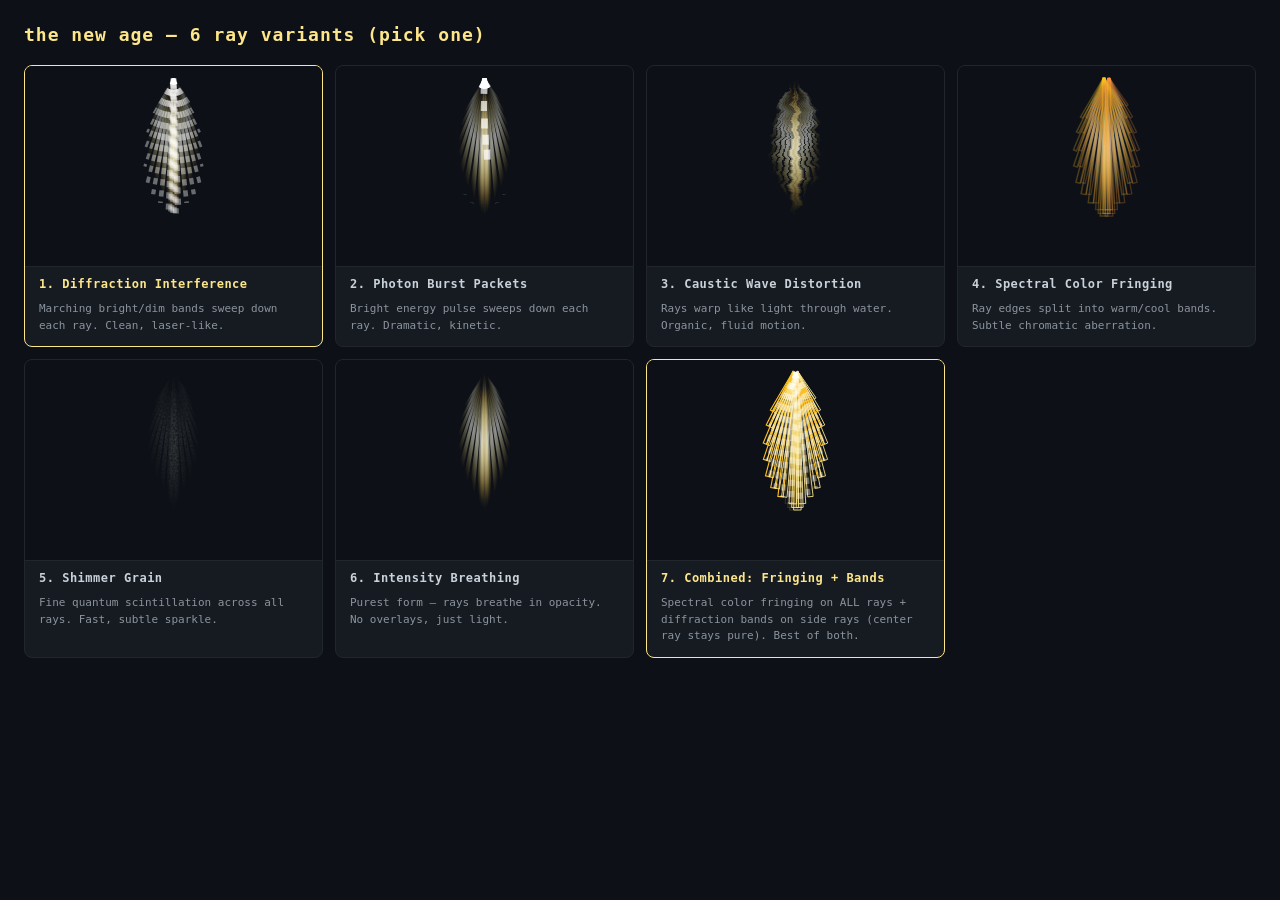
<file: assets/ray-variants.html>
<!DOCTYPE html>
<html lang="en">
<head>
<meta charset="UTF-8">
<meta name="viewport" content="width=device-width, initial-scale=1.0">
<title>New Age — Ray Variants</title>
<style>
  * { margin: 0; padding: 0; box-sizing: border-box; }
  body { background: #0d1117; color: #c9d1d9; font: 13px ui-monospace, SFMono-Regular, Menlo, monospace; padding: 24px; }
  h1 { font-size: 18px; font-weight: 600; margin-bottom: 20px; color: #fde68a; letter-spacing: 1px; }
  .grid { display: grid; grid-template-columns: repeat(4, 1fr); gap: 12px; max-width: 1400px; }
  .card { background: #161b22; border: 1px solid #21262d; border-radius: 8px; overflow: hidden; }
  .card svg { display: block; width: 100%; height: 200px; background: #0d1117; }
  .card-label { padding: 10px 14px; font-weight: 600; font-size: 12px; letter-spacing: 0.5px; border-top: 1px solid #21262d; }
  .card-desc { padding: 0 14px 12px; font-size: 11px; color: #8b949e; line-height: 1.5; }
  .card.active { border-color: #fde68a; }
  .card.active .card-label { color: #fde68a; }
</style>
</head>
<body>
<h1>the new age — 6 ray variants (pick one)</h1>
<div class="grid" id="grid"></div>

<script>
// ---- shared ray geometry -------------------------------------------------
const srcX = 100, srcY = 10;
const RAYS = [
  { angle: 88, len: 105, w: 6.0, o: 1.00 },{ angle: 89, len: 108, w: 5.5, o: 1.00 },
  { angle: 90, len: 110, w: 6.0, o: 1.00 },{ angle: 91, len: 108, w: 5.5, o: 1.00 },
  { angle: 92, len: 105, w: 6.0, o: 1.00 },{ angle: 84, len: 100, w: 4.4, o: 0.92 },
  { angle: 80, len: 94, w: 4.0, o: 0.85 },{ angle: 76, len: 86, w: 3.5, o: 0.78 },
  { angle: 96, len: 100, w: 4.4, o: 0.92 },{ angle: 100, len: 94, w: 4.0, o: 0.85 },
  { angle: 104, len: 86, w: 3.5, o: 0.78 },{ angle: 72, len: 74, w: 3.0, o: 0.68 },
  { angle: 68, len: 62, w: 2.6, o: 0.58 },{ angle: 108, len: 74, w: 3.0, o: 0.68 },
  { angle: 112, len: 62, w: 2.6, o: 0.58 },{ angle: 64, len: 48, w: 2.2, o: 0.48 },
  { angle: 60, len: 36, w: 1.8, o: 0.38 },{ angle: 116, len: 48, w: 2.2, o: 0.48 },
  { angle: 120, len: 36, w: 1.8, o: 0.38 },{ angle: 56, len: 26, w: 1.5, o: 0.28 },
];

function rayPolygon(ray) {
  const rad = ray.angle * Math.PI / 180;
  const cosA = Math.cos(rad), sinA = Math.sin(rad);
  const ex = srcX + ray.len * cosA, ey = srcY + ray.len * sinA;
  const px = -sinA, py = cosA;
  const sw = 0.4 + ray.w * 0.08, dw = ray.w * 0.5;
  return [
    [srcX + px * sw, srcY + py * sw],
    [ex + px * dw, ey + py * dw],
    [ex - px * dw, ey - py * dw],
    [srcX - px * sw, srcY - py * sw],
  ].map(p => p.map(v => v.toFixed(1)).join(',')).join(' ');
}

// ---- variant generators --------------------------------------------------
function baseRays() {
  return RAYS.map((ray, i) => `<polygon points="${rayPolygon(ray)}" fill="url(#g)" opacity="${(ray.o*0.78).toFixed(2)}" />`).join('\n');
}

const defs = `<defs>
  <radialGradient id="g" cx="0.5" cy="0.5" r="0.5">
    <stop offset="0%" stop-color="#ffffff" stop-opacity="0.82"/>
    <stop offset="28%" stop-color="#fff7cc" stop-opacity="0.64"/>
    <stop offset="62%" stop-color="#fde68a" stop-opacity="0.32"/>
    <stop offset="100%" stop-color="#f59e0b" stop-opacity="0"/>
  </radialGradient>
  <filter id="glow" x="-50%" y="-50%" width="200%" height="200%">
    <feGaussianBlur stdDeviation="1.8" result="b"/>
    <feMerge><feMergeNode in="b"/><feMergeNode in="SourceGraphic"/></feMerge>
  </filter>
  <filter id="caustic" x="-30%" y="-30%" width="160%" height="160%">
    <feTurbulence type="fractalNoise" baseFrequency="0.03 0.15" numOctaves="3" seed="3" result="n">
      <animate attributeName="seed" values="1;80;1" dur="8s" repeatCount="indefinite"/>
    </feTurbulence>
    <feDisplacementMap in="SourceGraphic" in2="n" scale="8" xChannelSelector="R" yChannelSelector="G"/>
  </filter>
  <filter id="shimmer" x="-30%" y="-30%" width="160%" height="160%">
    <feTurbulence type="fractalNoise" baseFrequency="0.6" numOctaves="2" result="n">
      <animate attributeName="seed" values="1;200;1" dur="0.6s" repeatCount="indefinite"/>
    </feTurbulence>
    <feColorMatrix type="matrix" values="0 0 0 0 1  0 0 0 0 0.97  0 0 0 0 0.8  0 0 0 0.25 0" in="n" result="colored"/>
    <feComposite in="colored" in2="SourceGraphic" operator="in"/>
  </filter>

</defs>`;

const variants = [
  {
    name: "1. Diffraction Interference",
    desc: "Marching bright/dim bands sweep down each ray. Clean, laser-like.",
    active: true,
    overlay: () => RAYS.map((ray, i) => {
      const rad = ray.angle * Math.PI / 180;
      const ex = srcX + ray.len * Math.cos(rad);
      const ey = srcY + ray.len * Math.sin(rad);
      return `<line x1="${srcX.toFixed(1)}" y1="${srcY.toFixed(1)}" x2="${ex.toFixed(1)}" y2="${ey.toFixed(1)}" stroke="#ffffff" stroke-width="${(ray.w*0.85).toFixed(1)}" stroke-opacity="0.38" stroke-dasharray="5 4">
        <animate attributeName="stroke-dashoffset" values="0;-9" begin="${(i*0.22).toFixed(2)}s" dur="1.6s" repeatCount="indefinite"/>
      </line>`;
    }).join('\n'),
  },
  {
    name: "2. Photon Burst Packets",
    desc: "Bright energy pulse sweeps down each ray. Dramatic, kinetic.",
    overlay: () => RAYS.map((ray, i) => {
      const rad = ray.angle * Math.PI / 180;
      const ex = srcX + ray.len * Math.cos(rad);
      const ey = srcY + ray.len * Math.sin(rad);
      const total = ray.len;
      return `<line x1="${srcX.toFixed(1)}" y1="${srcY.toFixed(1)}" x2="${ex.toFixed(1)}" y2="${ey.toFixed(1)}" stroke="#ffffff" stroke-width="${(ray.w*0.9).toFixed(1)}" stroke-opacity="0.7" stroke-dasharray="8 ${(total-8).toFixed(0)}">
        <animate attributeName="stroke-dashoffset" values="0;${-total}" begin="${(i*0.25).toFixed(2)}s" dur="2s" repeatCount="indefinite"/>
      </line>`;
    }).join('\n'),
  },
  {
    name: "3. Caustic Wave Distortion",
    desc: "Rays warp like light through water. Organic, fluid motion.",
    filter: 'url(#caustic)',
    overlay: () => '',
  },
  {
    name: "4. Spectral Color Fringing",
    desc: "Ray edges split into warm/cool bands. Subtle chromatic aberration.",
    overlay: () => RAYS.map((ray, i) => {
      return [
        `<polygon points="${rayPolygon(ray)}" fill="none" stroke="#fbbf24" stroke-width="1.2" stroke-opacity="0.25" transform="translate(-2,0)"><animate attributeName="stroke-opacity" values="0.15;0.35;0.15" begin="${(i*0.2).toFixed(2)}s" dur="3s" repeatCount="indefinite"/></polygon>`,
        `<polygon points="${rayPolygon(ray)}" fill="none" stroke="#fb923c" stroke-width="1.0" stroke-opacity="0.25" transform="translate(2,0)"><animate attributeName="stroke-opacity" values="0.15;0.35;0.15" begin="${(i*0.2+1.5).toFixed(2)}s" dur="3s" repeatCount="indefinite"/></polygon>`,
      ].join('\n');
    }).join('\n'),
  },
  {
    name: "5. Shimmer Grain",
    desc: "Fine quantum scintillation across all rays. Fast, subtle sparkle.",
    filter: 'url(#shimmer)',
    overlay: () => '',
  },
  {
    name: "6. Intensity Breathing",
    desc: "Purest form — rays breathe in opacity. No overlays, just light.",
    overlay: () => '',
  },
  {
    name: "7. Combined: Fringing + Bands",
    desc: "Spectral color fringing on ALL rays + diffraction bands on side rays (center ray stays pure). Best of both.",
    active: true,
    overlay: () => {
      // Spectral fringing on all rays
      const fringes = RAYS.map((ray, i) => {
        const rad = ray.angle * Math.PI / 180;
        const cosA = Math.cos(rad), sinA = Math.sin(rad);
        const ex = srcX + ray.len * cosA, ey = srcY + ray.len * sinA;
        const px = -sinA, py = cosA;
        const sw = 0.4 + ray.w * 0.08, dw = ray.w * 0.5;
        const pts = (dx, dy) => [
          [srcX + px * sw + dx, srcY + py * sw + dy],
          [ex + px * dw + dx, ey + py * dw + dy],
          [ex - px * dw + dx, ey - py * dw + dy],
          [srcX - px * sw + dx, srcY - py * sw + dy],
        ].map(p => p.map(v => v.toFixed(1)).join(',')).join(' ');
        const shift = 1.5;
        return `<polygon points="${pts(px*shift, py*shift)}" fill="none" stroke="#fbbf24" stroke-width="0.9">
            <animate attributeName="stroke-opacity" values="0.12;0.28;0.12" begin="${(i*0.18).toFixed(2)}s" dur="3.2s" repeatCount="indefinite"/>
          </polygon>
          <polygon points="${pts(-px*shift, -py*shift)}" fill="none" stroke="#fde68a" stroke-width="0.7">
            <animate attributeName="stroke-opacity" values="0.12;0.28;0.12" begin="${(i*0.18+1.6).toFixed(2)}s" dur="3.2s" repeatCount="indefinite"/>
          </polygon>`;
      }).join('\n');
      // Diffraction bands on side rays only (skip 3 central rays angles 89-91)
      const bands = RAYS.filter(r => r.angle < 89 || r.angle > 91).map((ray, i) => {
        const rad = ray.angle * Math.PI / 180;
        const ex = srcX + ray.len * Math.cos(rad), ey = srcY + ray.len * Math.sin(rad);
        return `<line x1="${srcX.toFixed(1)}" y1="${srcY.toFixed(1)}" x2="${ex.toFixed(1)}" y2="${ey.toFixed(1)}" stroke="#ffffff" stroke-width="${(ray.w*0.85).toFixed(1)}" stroke-opacity="0.35" stroke-dasharray="5 4">
          <animate attributeName="stroke-dashoffset" values="0;-9" begin="${(i*0.22).toFixed(2)}s" dur="1.6s" repeatCount="indefinite"/>
        </line>`;
      }).join('\n');
      return fringes + '\n' + bands;
    },
  },
];

// ---- render ----------------------------------------------------------------
const grid = document.getElementById('grid');
const wrap = (inner, filter) => `<svg viewBox="0 0 200 160" xmlns="http://www.w3.org/2000/svg">
  ${defs}
  <g ${filter ? `filter="${filter}"` : ''} class="rays">
    ${baseRays()}
    ${inner}
  </g>
</svg>`;

variants.forEach((v, idx) => {
  const card = document.createElement('div');
  card.className = 'card' + (v.active ? ' active' : '');
  card.innerHTML = wrap(v.overlay(), v.filter || null)
    + `<div class="card-label">${v.name}</div>`
    + `<div class="card-desc">${v.desc}</div>`;
  card.addEventListener('click', () => {
    document.querySelectorAll('.card').forEach(c => c.classList.remove('active'));
    card.classList.add('active');
  });
  grid.appendChild(card);
});
</script>
</body>
</html>
</file>
<file: docs/diagrams/viewer.css>
:root { color-scheme: light dark; --page: #f6f8fa; --panel: #fff; --ink: #1f2328; --muted: #59636e; --border: #d0d7de; --accent: #086f83; --wash: #e7f5f7; --ncp: #985700; --lib: #087859; --env: #786044; --supply: #607086; }
@media (prefers-color-scheme: dark) { :root { --page: #0d1117; --panel: #111820; --ink: #e6edf3; --muted: #9daab7; --border: #33404d; --accent: #67dbe9; --wash: #15303a; --ncp: #fbbf24; --lib: #6ee7b7; --env: #d1c0a2; --supply: #8291a6; } }
:root[data-theme="light"] { color-scheme: light; --page: #f6f8fa; --panel: #fff; --ink: #1f2328; --muted: #59636e; --border: #d0d7de; --accent: #086f83; --wash: #e7f5f7; --ncp: #985700; --lib: #087859; --env: #786044; --supply: #607086; }
:root[data-theme="dark"] { color-scheme: dark; --page: #0d1117; --panel: #111820; --ink: #e6edf3; --muted: #9daab7; --border: #33404d; --accent: #67dbe9; --wash: #15303a; --ncp: #fbbf24; --lib: #6ee7b7; --env: #d1c0a2; --supply: #8291a6; }
* { box-sizing: border-box; }
body { margin: 0; background: var(--page); color: var(--ink); font: 16px/1.55 system-ui, -apple-system, sans-serif; }
main { max-width: 1160px; margin: auto; padding: 32px 24px 56px; }
a { color: var(--accent); text-underline-offset: 3px; }
a:hover { text-decoration-thickness: 2px; }
:focus-visible { outline: 3px solid var(--accent); outline-offset: 4px; }
.back { font-size: .85rem; }
h1 { font-size: clamp(1.8rem, 4vw, 2.8rem); line-height: 1.15; letter-spacing: -.04em; margin: 24px 0 10px; }
header p { margin: 0 0 24px; color: var(--muted); }
.views { display: flex; gap: 8px; flex-wrap: wrap; margin-bottom: 16px; }
.views a { border: 1px solid var(--border); border-radius: 8px; padding: 10px 16px; text-decoration: none; min-height: 44px; }
.views a[aria-current="page"] { background: var(--wash); border-color: var(--accent); font-weight: 600; }
.workspace { border: 1px solid var(--border); border-radius: 12px; background: var(--panel); overflow: hidden; }
.toolbar { display: flex; justify-content: space-between; flex-wrap: wrap; align-items: center; gap: 12px; padding: 12px 16px; border-bottom: 1px solid var(--border); }
.zoom-controls { display: flex; align-items: center; gap: 6px; }
button, select { min-width: 44px; min-height: 44px; border: 1px solid var(--border); border-radius: 6px; background: var(--panel); color: var(--ink); font: inherit; padding: 7px 12px; }
button { cursor: pointer; }
button:hover:enabled { background: var(--wash); }
button:disabled { opacity: .4; cursor: default; }
#zoom-in, #zoom-out { font-size: 1.4rem; line-height: 1; }
output { min-width: 58px; text-align: center; font-variant-numeric: tabular-nums; font-size: .9rem; }
.theme { display: flex; align-items: center; gap: 8px; font-size: .9rem; }
.hint, .keyboard { color: var(--muted); font-size: .8rem; margin: 10px 16px; }
#viewport { overflow: auto; height: min(72vh, 920px); min-height: 320px; scrollbar-gutter: stable; background: var(--panel); }
#diagram-picture { display: block; width: 100%; }
#diagram { display: block; width: 100%; height: auto; max-width: none; user-select: none; }
.source-links { display: flex; flex-wrap: wrap; gap: 10px 24px; margin: 18px 0 32px; font-size: .9rem; }
.source-links a { display: inline-flex; align-items: center; min-height: 44px; }
.reading-guide { border-top: 1px solid var(--border); padding-top: 20px; }
h2 { margin: 0 0 18px; font-size: 1.1rem; }
dl { display: grid; grid-template-columns: repeat(2, minmax(0, 1fr)); gap: 20px 32px; }
dt { display: flex; align-items: center; gap: 12px; font-size: .9rem; font-weight: 600; }
dd { margin: 6px 0 0 54px; font-size: .85rem; color: var(--muted); }
.reading-guide p { font-size: .9rem; max-width: 80ch; }
/* Legend samples repeat the map's edge grammar: colour family, line pattern, and arrowheads. */
.line { display: inline-block; flex-shrink: 0; width: 42px; height: 0; margin-right: 6px; border-top: 2px solid currentColor; position: relative; color: var(--accent); }
.line::after { content: ""; position: absolute; right: -7px; top: -5px; border-left: 8px solid currentColor; border-top: 4px solid transparent; border-bottom: 4px solid transparent; }
.protocol { color: var(--ncp); height: 8px; border-bottom: 2px solid currentColor; }
.protocol::before { content: ""; position: absolute; left: -7px; top: 1px; border-right: 8px solid currentColor; border-top: 4px solid transparent; border-bottom: 4px solid transparent; }
.contract { color: var(--ncp); }
.library { color: var(--lib); border-top-style: dashed; }
.library::after { right: -3px; top: -5px; width: 7px; height: 7px; border: 0; border-top: 2px solid currentColor; border-right: 2px solid currentColor; transform: rotate(45deg); }
.environment { color: var(--env); border-top: 0; height: 2px; background: repeating-linear-gradient(to right, currentColor 0 12px, transparent 12px 17px); }
.environment::after { top: -3px; }
.asset { color: var(--supply); border-top-style: dotted; }
.tool { color: var(--supply); border-top-style: dashed; }
@media (max-width: 560px) { main { padding: 20px 12px 32px; } .toolbar { padding: 10px; gap: 10px; } dl { grid-template-columns: 1fr; } .views a { flex: 1; text-align: center; padding: 10px; font-size: .9rem; } #viewport { height: 62vh; } }
</file>
